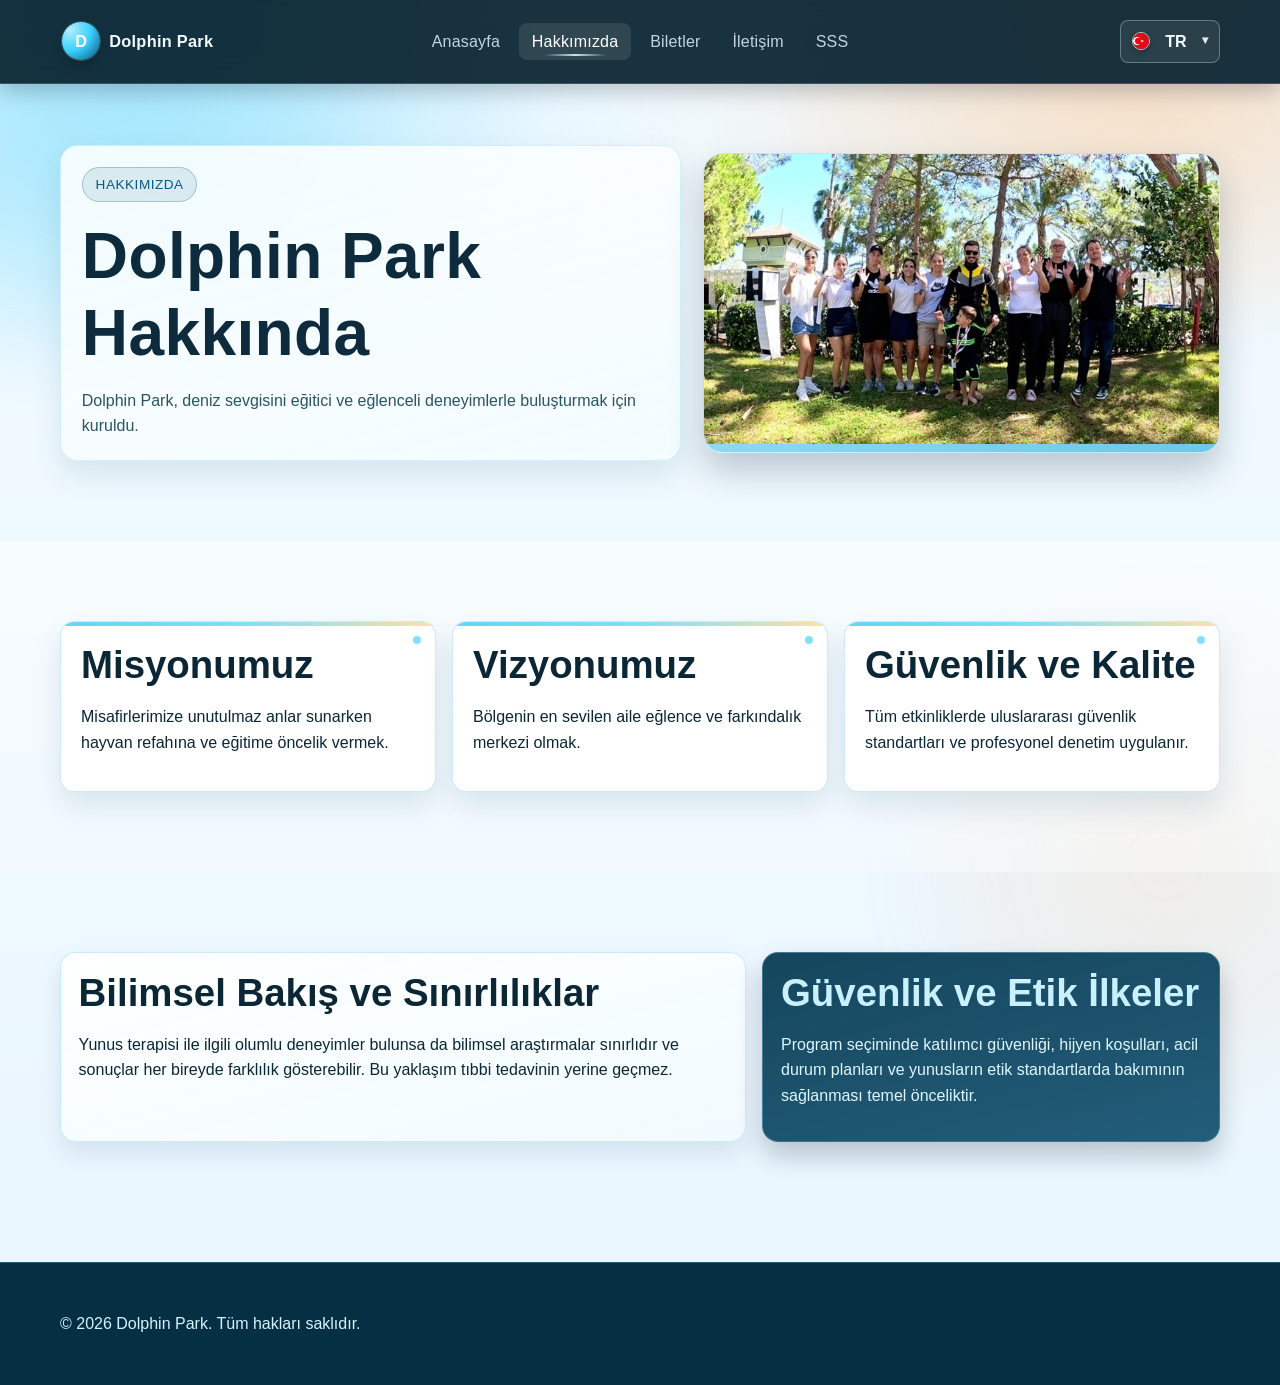
<file: about.html>
<!doctype html>
<html lang="tr">
  <head>
    <meta charset="UTF-8" />
    <meta name="viewport" content="width=device-width, initial-scale=1.0" />
    <title data-i18n="metaTitleAbout">Dolphin Park | Hakkimizda</title>
    <meta name="description" content="Dolphin Park hikayesi, misyonu ve guvenlik yaklasimi." data-i18n-content="metaDescriptionAbout" />
    <meta property="og:title" content="Dolphin Park | Hakkimizda" data-i18n-content="metaOgTitleAbout" />
    <meta property="og:description" content="Dolphin Park'in vizyonu, misyonu ve kalite anlayisi." data-i18n-content="metaOgDescriptionAbout" />
    <meta property="og:type" content="website" />
    <link rel="stylesheet" href="css/style.css" />
  </head>
  <body class="about-page">
    <header class="site-header">
      <div class="container header-inner">
        <a class="brand" href="index.html">
          <span class="brand-mark">D</span>
          <span data-i18n="brandName">Dolphin Park</span>
        </a>
        <nav class="site-nav" aria-label="Main navigation">
          <ul>
            <li><a href="index.html" data-i18n="navHome">Anasayfa</a></li>
            <li><a class="active" href="about.html" data-i18n="navAbout">Hakkimizda</a></li>
            <li><a href="tickets.html" data-i18n="navTickets">Biletler</a></li>
            <li><a href="contact.html" data-i18n="navContact">Iletisim</a></li>
            <li><a href="faq.html" data-i18n="navFaq">SSS</a></li>
          </ul>
        </nav>
        <div class="header-right">
          <div class="lang-dropdown">
              <button class="lang-trigger" type="button" aria-haspopup="true" aria-expanded="false" aria-label="Language switcher">
                <img class="lang-flag lang-current-flag" src="assets/flags/tr.png" alt="TR flag" />
                <span class="lang-code lang-current-code">TR</span>
                <span class="lang-caret">▾</span>
              </button>
              <ul class="lang-menu" role="menu" aria-label="Languages">
                <li><button class="lang-option" type="button" data-lang="tr"><img class="lang-flag" src="assets/flags/tr.png" alt="Turkish flag" /><span>Turkce (TR)</span></button></li>
                <li><button class="lang-option" type="button" data-lang="en"><img class="lang-flag" src="assets/flags/en.png" alt="English flag" /><span>English (EN)</span></button></li>
                <li><button class="lang-option" type="button" data-lang="ru"><img class="lang-flag" src="assets/flags/ru.png" alt="Russian flag" /><span>Russkiy (RU)</span></button></li>
                <li><button class="lang-option" type="button" data-lang="de"><img class="lang-flag" src="assets/flags/de.png" alt="German flag" /><span>Deutsch (DE)</span></button></li>
              </ul>
          </div>
          <button class="menu-btn" type="button" aria-label="Menu" aria-expanded="false">☰</button>
        </div>
      </div>
    </header>

    <main>
      <section class="section page-hero page-hero-about about-hero">
        <div class="container split">
          <div class="reveal page-hero-content page-hero-main">
            <span class="eyebrow" data-i18n="navAbout">Hakkimizda</span>
            <h1 data-i18n="aboutTitle">Dolphin Park Hakkinda</h1>
            <p data-i18n="aboutText">
              Dolphin Park, deniz sevgisini egitici ve eglenceli deneyimlerle bulusturmak icin kuruldu.
            </p>
          </div>
          <div class="photo-card reveal page-hero-media">
            <img src="assets/images/4.webp" alt="About Dolphin Park visual" loading="lazy" />
          </div>
        </div>
      </section>

      <section class="section about-pillars">
        <div class="container">
          <div class="grid grid-3">
            <article class="card reveal about-pillar">
              <h2 data-i18n="aboutMissionTitle">Misyonumuz</h2>
              <p data-i18n="aboutMissionText">
                Misafirlerimize unutulmaz anlar sunarken hayvan refahina ve egitime oncelik vermek.
              </p>
            </article>
            <article class="card reveal about-pillar">
              <h2 data-i18n="aboutVisionTitle">Vizyonumuz</h2>
              <p data-i18n="aboutVisionText">
                Bolgenin en sevilen aile eglence ve farkindalik merkezi olmak.
              </p>
            </article>
            <article class="card reveal about-pillar">
              <h2 data-i18n="aboutSafetyTitle">Guvenlik ve Kalite</h2>
              <p data-i18n="aboutSafetyText">
                Tum etkinliklerde uluslararasi guvenlik standartlari ve profesyonel denetim uygulanir.
              </p>
            </article>
          </div>
        </div>
      </section>

      <section class="section about-framework">
        <div class="container about-framework-grid">
          <article class="about-framework-main reveal">
            <h2 data-i18n="aboutScienceTitle">Bilimsel Bakis ve Sinirliliklar</h2>
            <p data-i18n="aboutScienceText">
              Yunus terapisi hakkinda olumlu deneyimler bulunsa da, bilimsel kanitlar sinirlidir ve
              sonuclar bireye gore degisebilir. Bu nedenle yaklasim, tibbi tedavilerin yerine degil,
              destekleyici bir program olarak ele alinmalidir.
            </p>
          </article>
          <article class="about-framework-side reveal">
            <h2 data-i18n="aboutEthicsTitle">Guvenlik ve Etik Ilkeler</h2>
            <p data-i18n="aboutEthicsText">
              Katilimci guvenligi ve yunus refahi birinci onceliktir. Program seciminde hijyen,
              acil durum planlari, uzman ekip ve etik hayvan bakimi kriterleri dikkate alinmalidir.
            </p>
          </article>
        </div>
      </section>
    </main>

    <footer class="site-footer">
      <div class="container footer-inner">
        <p>© <span data-year></span> <span data-i18n="footerText">Dolphin Park. Tum haklari saklidir.</span></p>
      </div>
    </footer>

    <script src="js/i18n.js"></script>
    <script src="js/main.js"></script>
  </body>
</html>
</file>
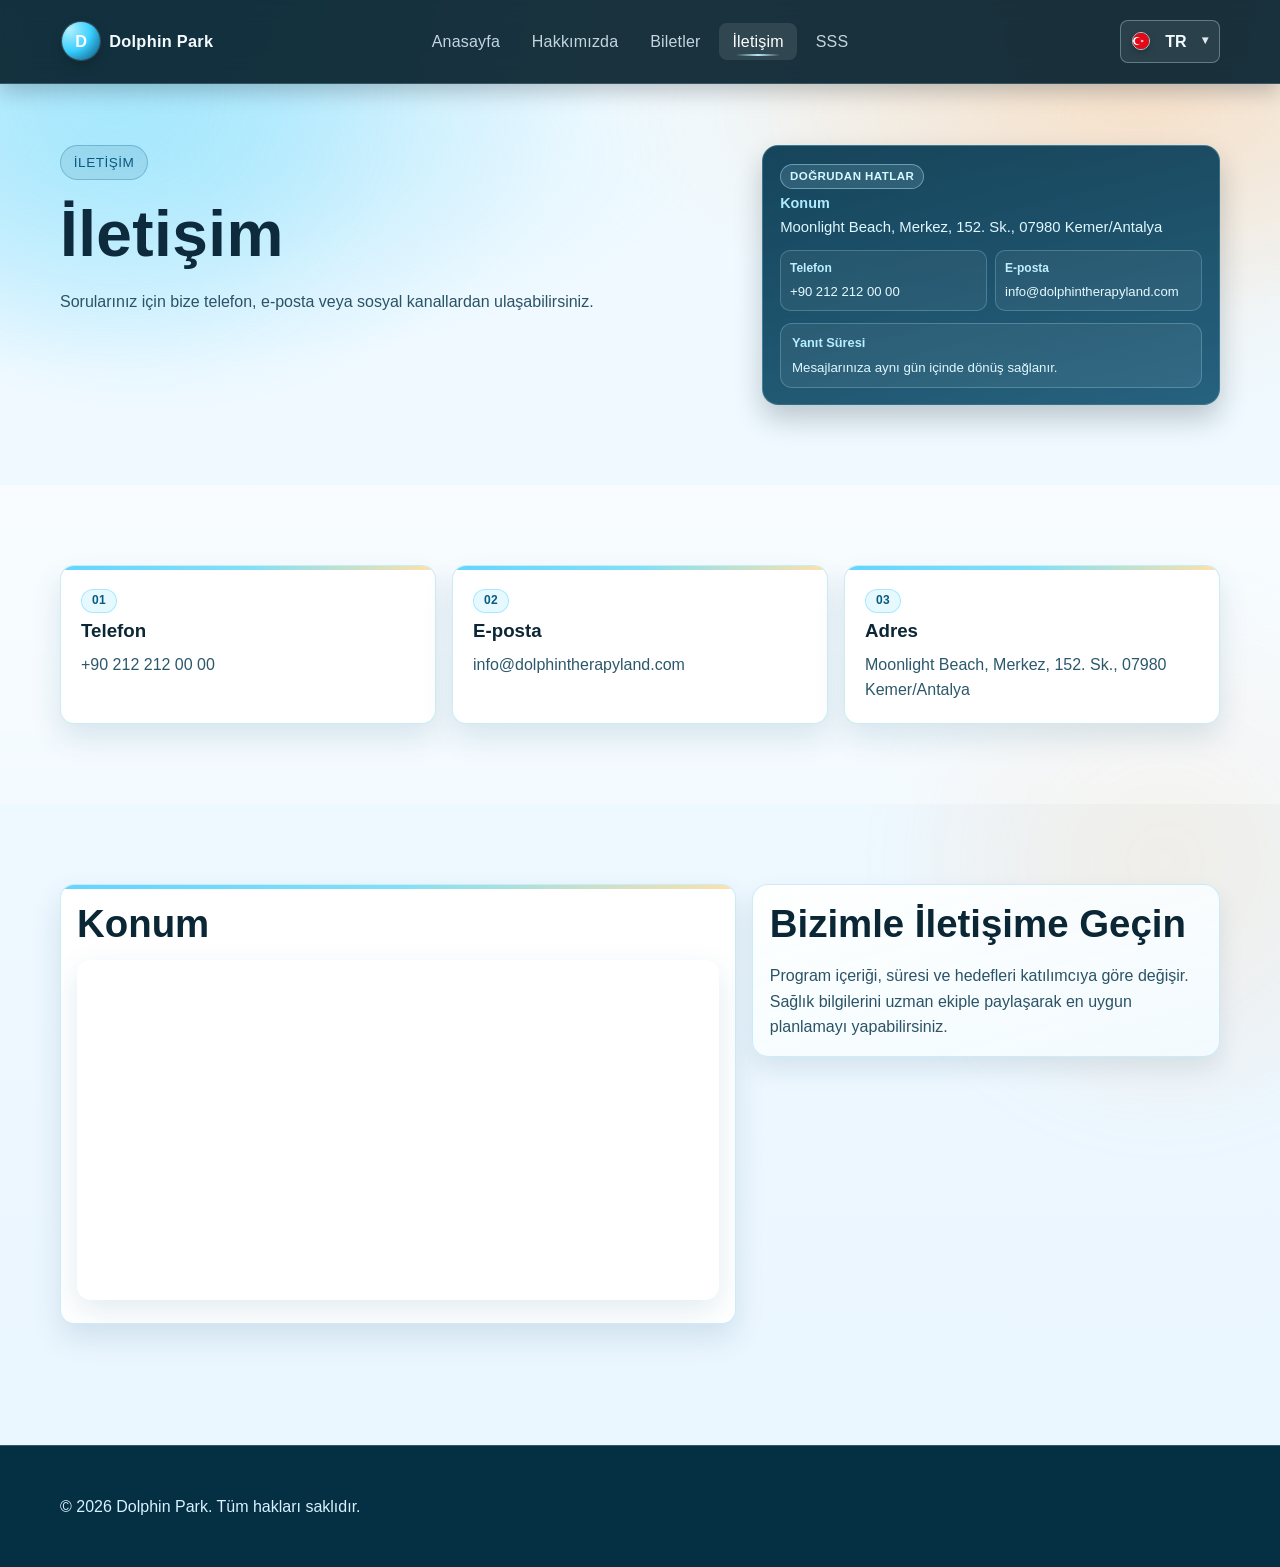
<file: contact.html>
<!doctype html>
<html lang="tr">
  <head>
    <meta charset="UTF-8" />
    <meta name="viewport" content="width=device-width, initial-scale=1.0" />
    <title data-i18n="metaTitleContact">Dolphin Park | Iletisim</title>
    <meta name="description" content="Dolphin Park ile iletisim bilgileri, adres ve konum haritasi." data-i18n-content="metaDescriptionContact" />
    <meta property="og:title" content="Dolphin Park | Iletisim" data-i18n-content="metaOgTitleContact" />
    <meta property="og:description" content="Telefon, e-posta ve adres bilgileri." data-i18n-content="metaOgDescriptionContact" />
    <meta property="og:type" content="website" />
    <link rel="stylesheet" href="css/style.css" />
  </head>
  <body class="contact-page">
    <header class="site-header">
      <div class="container header-inner">
        <a class="brand" href="index.html">
          <span class="brand-mark">D</span>
          <span data-i18n="brandName">Dolphin Park</span>
        </a>
        <nav class="site-nav" aria-label="Main navigation">
          <ul>
            <li><a href="index.html" data-i18n="navHome">Anasayfa</a></li>
            <li><a href="about.html" data-i18n="navAbout">Hakkimizda</a></li>
            <li><a href="tickets.html" data-i18n="navTickets">Biletler</a></li>
            <li><a class="active" href="contact.html" data-i18n="navContact">Iletisim</a></li>
            <li><a href="faq.html" data-i18n="navFaq">SSS</a></li>
          </ul>
        </nav>
        <div class="header-right">
          <div class="lang-dropdown">
              <button class="lang-trigger" type="button" aria-haspopup="true" aria-expanded="false" aria-label="Language switcher">
                <img class="lang-flag lang-current-flag" src="assets/flags/tr.png" alt="TR flag" />
                <span class="lang-code lang-current-code">TR</span>
                <span class="lang-caret">▾</span>
              </button>
              <ul class="lang-menu" role="menu" aria-label="Languages">
                <li><button class="lang-option" type="button" data-lang="tr"><img class="lang-flag" src="assets/flags/tr.png" alt="Turkish flag" /><span>Turkce (TR)</span></button></li>
                <li><button class="lang-option" type="button" data-lang="en"><img class="lang-flag" src="assets/flags/en.png" alt="English flag" /><span>English (EN)</span></button></li>
                <li><button class="lang-option" type="button" data-lang="ru"><img class="lang-flag" src="assets/flags/ru.png" alt="Russian flag" /><span>Russkiy (RU)</span></button></li>
                <li><button class="lang-option" type="button" data-lang="de"><img class="lang-flag" src="assets/flags/de.png" alt="German flag" /><span>Deutsch (DE)</span></button></li>
              </ul>
          </div>
          <button class="menu-btn" type="button" aria-label="Menu" aria-expanded="false">☰</button>
        </div>
      </div>
    </header>

    <main>
      <section class="section page-hero page-hero-compact contact-hero">
        <div class="container page-hero-shell reveal">
          <div class="page-hero-main">
            <span class="eyebrow" data-i18n="navContact">Iletisim</span>
            <h1 data-i18n="contactTitle">Iletisim</h1>
            <p data-i18n="contactText">
              Sorulariniz icin bize telefon, e-posta veya sosyal kanallardan ulasabilirsiniz.
            </p>
          </div>
          <aside class="page-hero-aside contact-hero-aside">
            <p class="hero-aside-label" data-i18n="contactDirectLinesLabel">Doğrudan Hatlar</p>
            <h3 data-i18n="contactMapTitle">Konum</h3>
            <p data-i18n="contactAddressValue">Moonlight Beach, Merkez, 152. Sk., 07980 Kemer/Antalya</p>
            <div class="hero-aside-grid">
              <div class="hero-aside-item">
                <strong data-i18n="contactPhoneLabel">Telefon</strong>
                <span>+90 212 212 00 00</span>
              </div>
              <div class="hero-aside-item">
                <strong data-i18n="contactEmailLabel">E-posta</strong>
                <span>info@dolphintherapyland.com</span>
              </div>
            </div>
            <div class="hero-aside-note">
              <h4 data-i18n="contactResponseTitle">Yanıt Süresi</h4>
              <p data-i18n="contactResponseText">Mesajlarınıza aynı gün içinde dönüş sağlanır.</p>
            </div>
          </aside>
        </div>
      </section>

      <section class="section contact-methods">
        <div class="container grid grid-3">
          <article class="card reveal contact-method-card">
            <span class="contact-method-step">01</span>
            <h3 data-i18n="contactPhoneLabel">Telefon</h3>
            <p><a href="tel:+902122120000">+90 212 212 00 00</a></p>
          </article>
          <article class="card reveal contact-method-card">
            <span class="contact-method-step">02</span>
            <h3 data-i18n="contactEmailLabel">E-posta</h3>
            <p><a href="mailto:info@dolphintherapyland.com">info@dolphintherapyland.com</a></p>
          </article>
          <article class="card reveal contact-method-card">
            <span class="contact-method-step">03</span>
            <h3 data-i18n="contactAddressLabel">Adres</h3>
            <p data-i18n="contactAddressValue">Moonlight Beach, Merkez, 152. Sk., 07980 Kemer/Antalya</p>
          </article>
        </div>
      </section>

      <section class="section contact-map-layout">
        <div class="container contact-map-grid">
          <article class="card reveal contact-map-card">
            <h2 data-i18n="contactMapTitle">Konum</h2>
            <div class="map-wrap">
              <iframe
                title="Dolphin Park Map"
                loading="lazy"
                referrerpolicy="no-referrer-when-downgrade"
                src="https://www.google.com/maps?q=Moonlight+Beach+Kemer+Antalya&output=embed"
              ></iframe>
            </div>
          </article>
          <article class="contact-note-card reveal">
            <h2 data-i18n="contactReachTitle">Bizimle Iletisime Gecin</h2>
            <p data-i18n="contactReachText">
              Program icerigi, sure ve hedefler katilimciya gore degisir. Saglik bilgilerini uzman
              ekiple paylasarak en uygun planlamayi yapabilirsiniz.
            </p>
          </article>
        </div>
      </section>
    </main>

    <footer class="site-footer">
      <div class="container footer-inner">
        <p>© <span data-year></span> <span data-i18n="footerText">Dolphin Park. Tum haklari saklidir.</span></p>
      </div>
    </footer>

    <script src="js/i18n.js"></script>
    <script src="js/main.js"></script>
  </body>
</html>
</file>
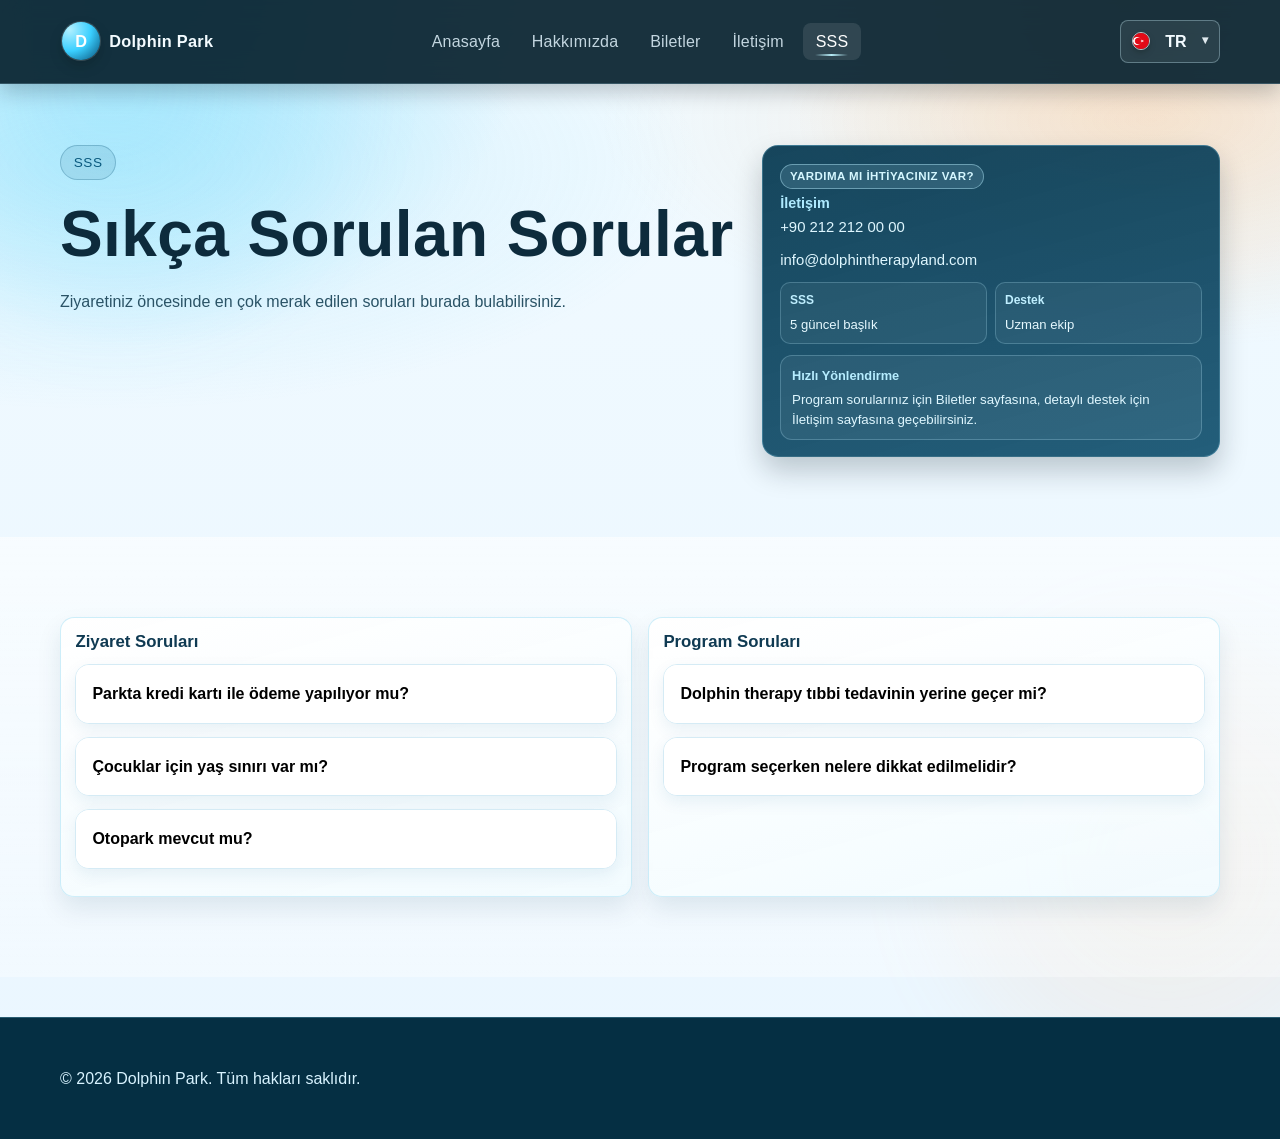
<file: faq.html>
<!doctype html>
<html lang="tr">
  <head>
    <meta charset="UTF-8" />
    <meta name="viewport" content="width=device-width, initial-scale=1.0" />
    <title data-i18n="metaTitleFaq">Dolphin Park | SSS</title>
    <meta name="description" content="Dolphin Park sikca sorulan sorular ve ziyaret oncesi bilgiler." data-i18n-content="metaDescriptionFaq" />
    <meta property="og:title" content="Dolphin Park | SSS" data-i18n-content="metaOgTitleFaq" />
    <meta property="og:description" content="Ziyaret oncesi en cok sorulan sorularin cevaplari." data-i18n-content="metaOgDescriptionFaq" />
    <meta property="og:type" content="website" />
    <link rel="stylesheet" href="css/style.css" />
  </head>
  <body class="faq-page">
    <header class="site-header">
      <div class="container header-inner">
        <a class="brand" href="index.html">
          <span class="brand-mark">D</span>
          <span data-i18n="brandName">Dolphin Park</span>
        </a>
        <nav class="site-nav" aria-label="Main navigation">
          <ul>
            <li><a href="index.html" data-i18n="navHome">Anasayfa</a></li>
            <li><a href="about.html" data-i18n="navAbout">Hakkimizda</a></li>
            <li><a href="tickets.html" data-i18n="navTickets">Biletler</a></li>
            <li><a href="contact.html" data-i18n="navContact">Iletisim</a></li>
            <li><a class="active" href="faq.html" data-i18n="navFaq">SSS</a></li>
          </ul>
        </nav>
        <div class="header-right">
          <div class="lang-dropdown">
              <button class="lang-trigger" type="button" aria-haspopup="true" aria-expanded="false" aria-label="Language switcher">
                <img class="lang-flag lang-current-flag" src="assets/flags/tr.png" alt="TR flag" />
                <span class="lang-code lang-current-code">TR</span>
                <span class="lang-caret">▾</span>
              </button>
              <ul class="lang-menu" role="menu" aria-label="Languages">
                <li><button class="lang-option" type="button" data-lang="tr"><img class="lang-flag" src="assets/flags/tr.png" alt="Turkish flag" /><span>Turkce (TR)</span></button></li>
                <li><button class="lang-option" type="button" data-lang="en"><img class="lang-flag" src="assets/flags/en.png" alt="English flag" /><span>English (EN)</span></button></li>
                <li><button class="lang-option" type="button" data-lang="ru"><img class="lang-flag" src="assets/flags/ru.png" alt="Russian flag" /><span>Russkiy (RU)</span></button></li>
                <li><button class="lang-option" type="button" data-lang="de"><img class="lang-flag" src="assets/flags/de.png" alt="German flag" /><span>Deutsch (DE)</span></button></li>
              </ul>
          </div>
          <button class="menu-btn" type="button" aria-label="Menu" aria-expanded="false">☰</button>
        </div>
      </div>
    </header>

    <main>
      <section class="section page-hero page-hero-compact faq-hero">
        <div class="container page-hero-shell reveal">
          <div class="page-hero-main">
            <span class="eyebrow" data-i18n="navFaq">SSS</span>
            <h1 data-i18n="faqTitle">Sikca Sorulan Sorular</h1>
            <p data-i18n="faqText">
              Ziyaretiniz oncesinde en cok merak edilen sorulari burada bulabilirsiniz.
            </p>
          </div>
          <aside class="page-hero-aside faq-hero-aside">
            <p class="hero-aside-label" data-i18n="faqNeedHelpLabel">Yardıma mı ihtiyacınız var?</p>
            <h3 data-i18n="navContact">Iletisim</h3>
            <p>+90 212 212 00 00</p>
            <p>info@dolphintherapyland.com</p>
            <div class="hero-aside-grid">
              <div class="hero-aside-item">
                <strong data-i18n="faqMetaCountLabel">SSS</strong>
                <span data-i18n="faqMetaCountValue">5 güncel başlık</span>
              </div>
              <div class="hero-aside-item">
                <strong data-i18n="faqMetaSupportLabel">Destek</strong>
                <span data-i18n="faqMetaSupportValue">Uzman ekip</span>
              </div>
            </div>
            <div class="hero-aside-note">
              <h4 data-i18n="faqQuickGuideTitle">Hızlı Yönlendirme</h4>
              <p data-i18n="faqQuickGuideText">Program sorularınız için Biletler sayfasına, detaylı destek için İletişim sayfasına geçebilirsiniz.</p>
            </div>
          </aside>
        </div>
      </section>

      <section class="section faq-layout">
        <div class="container faq-grid">
          <div class="faq-column reveal">
            <h2 class="faq-column-title" data-i18n="faqVisitQuestionsTitle">Ziyaret Soruları</h2>
            <article class="faq-item">
              <button class="faq-question" type="button" data-i18n="faqQ1">
                Parkta kredi karti ile odeme yapiliyor mu?
              </button>
              <div class="faq-answer">
                <p data-i18n="faqA1">
                  Bu web sitesi sadece bilgilendirme amaclidir. Odeme park girisinde veya iletisim
                  uzerinden yonlendirilir.
                </p>
              </div>
            </article>

            <article class="faq-item">
              <button class="faq-question" type="button" data-i18n="faqQ2">
                Cocuklar icin yas siniri var mi?
              </button>
              <div class="faq-answer">
                <p data-i18n="faqA2">4 yas alti cocuklar aile esliginde ucretsiz girebilir.</p>
              </div>
            </article>

            <article class="faq-item">
              <button class="faq-question" type="button" data-i18n="faqQ3">
                Otopark mevcut mu?
              </button>
              <div class="faq-answer">
                <p data-i18n="faqA3">Evet, ziyaretcilerimiz icin ucretsiz otopark alani bulunmaktadir.</p>
              </div>
            </article>
          </div>

          <div class="faq-column reveal">
            <h2 class="faq-column-title" data-i18n="faqProgramQuestionsTitle">Program Soruları</h2>
            <article class="faq-item">
              <button class="faq-question" type="button" data-i18n="faqQ4">
                Dolphin therapy tibbi tedavinin yerine gecer mi?
              </button>
              <div class="faq-answer">
                <p data-i18n="faqA4">
                  Hayir. Bu yaklasim tibbi ve egitsel programlara destekleyici olarak degerlendirilmelidir.
                </p>
              </div>
            </article>

            <article class="faq-item">
              <button class="faq-question" type="button" data-i18n="faqQ5">
                Program secerken nelere dikkat edilmeli?
              </button>
              <div class="faq-answer">
                <p data-i18n="faqA5">
                  Uzman ekip, hijyen, acil durum plani ve yunuslarin etik kosullarda bakimi temel kriterlerdir.
                </p>
              </div>
            </article>
          </div>
        </div>
      </section>
    </main>

    <footer class="site-footer">
      <div class="container footer-inner">
        <p>© <span data-year></span> <span data-i18n="footerText">Dolphin Park. Tum haklari saklidir.</span></p>
      </div>
    </footer>

    <script src="js/i18n.js"></script>
    <script src="js/main.js"></script>
  </body>
</html>
</file>
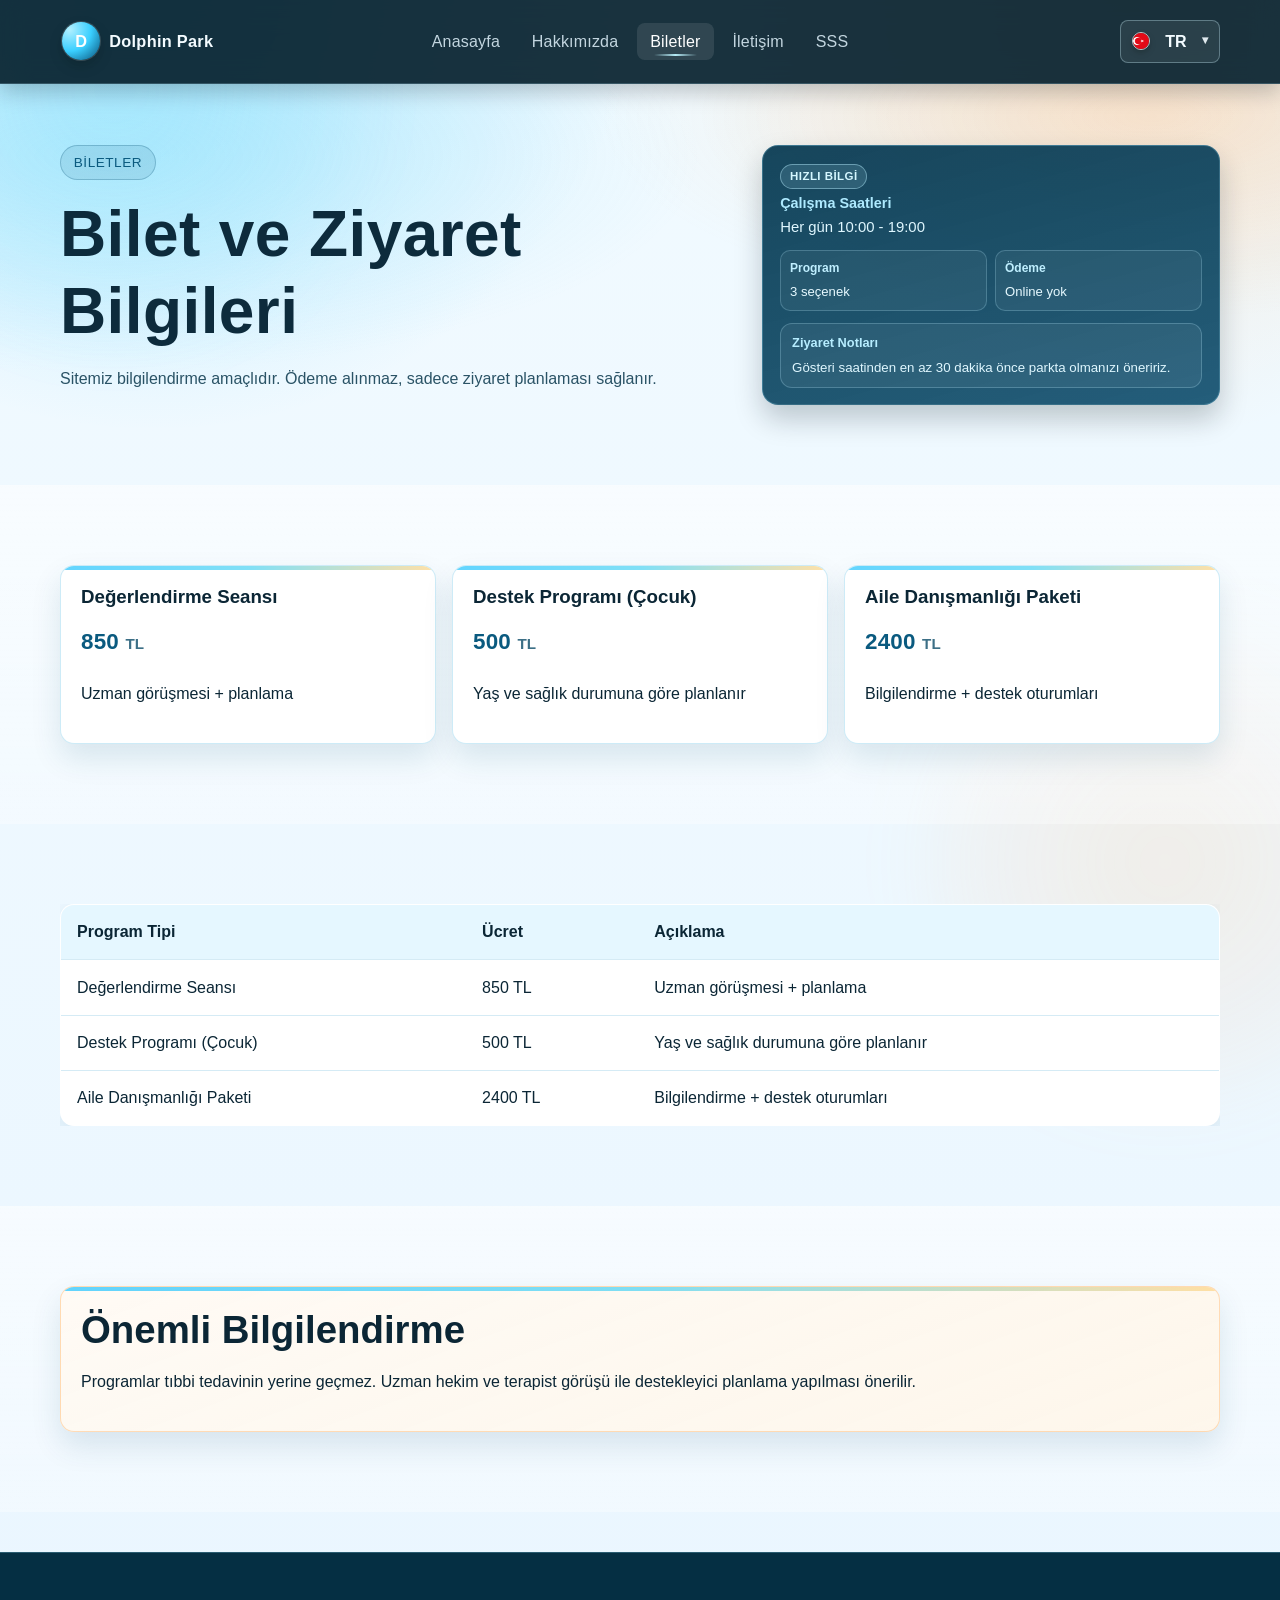
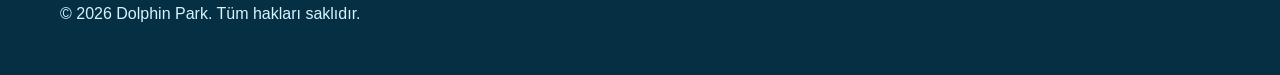
<file: tickets.html>
<!doctype html>
<html lang="tr">
  <head>
    <meta charset="UTF-8" />
    <meta name="viewport" content="width=device-width, initial-scale=1.0" />
    <title data-i18n="metaTitleTickets">Dolphin Park | Biletler</title>
    <meta name="description" content="Dolphin Park bilet, saat ve ziyaret bilgileri. Online odeme yoktur." data-i18n-content="metaDescriptionTickets" />
    <meta property="og:title" content="Dolphin Park | Biletler" data-i18n-content="metaOgTitleTickets" />
    <meta property="og:description" content="Bilgilendirme amacli fiyat ve ziyaret detaylari." data-i18n-content="metaOgDescriptionTickets" />
    <meta property="og:type" content="website" />
    <link rel="stylesheet" href="css/style.css" />
  </head>
  <body class="tickets-page">
    <header class="site-header">
      <div class="container header-inner">
        <a class="brand" href="index.html">
          <span class="brand-mark">D</span>
          <span data-i18n="brandName">Dolphin Park</span>
        </a>
        <nav class="site-nav" aria-label="Main navigation">
          <ul>
            <li><a href="index.html" data-i18n="navHome">Anasayfa</a></li>
            <li><a href="about.html" data-i18n="navAbout">Hakkimizda</a></li>
            <li><a class="active" href="tickets.html" data-i18n="navTickets">Biletler</a></li>
            <li><a href="contact.html" data-i18n="navContact">Iletisim</a></li>
            <li><a href="faq.html" data-i18n="navFaq">SSS</a></li>
          </ul>
        </nav>
        <div class="header-right">
          <div class="lang-dropdown">
              <button class="lang-trigger" type="button" aria-haspopup="true" aria-expanded="false" aria-label="Language switcher">
                <img class="lang-flag lang-current-flag" src="assets/flags/tr.png" alt="TR flag" />
                <span class="lang-code lang-current-code">TR</span>
                <span class="lang-caret">▾</span>
              </button>
              <ul class="lang-menu" role="menu" aria-label="Languages">
                <li><button class="lang-option" type="button" data-lang="tr"><img class="lang-flag" src="assets/flags/tr.png" alt="Turkish flag" /><span>Turkce (TR)</span></button></li>
                <li><button class="lang-option" type="button" data-lang="en"><img class="lang-flag" src="assets/flags/en.png" alt="English flag" /><span>English (EN)</span></button></li>
                <li><button class="lang-option" type="button" data-lang="ru"><img class="lang-flag" src="assets/flags/ru.png" alt="Russian flag" /><span>Russkiy (RU)</span></button></li>
                <li><button class="lang-option" type="button" data-lang="de"><img class="lang-flag" src="assets/flags/de.png" alt="German flag" /><span>Deutsch (DE)</span></button></li>
              </ul>
          </div>
          <button class="menu-btn" type="button" aria-label="Menu" aria-expanded="false">☰</button>
        </div>
      </div>
    </header>

    <main>
      <section class="section page-hero page-hero-compact tickets-hero">
        <div class="container page-hero-shell reveal">
          <div class="page-hero-main">
            <span class="eyebrow" data-i18n="navTickets">Biletler</span>
            <h1 data-i18n="ticketsTitle">Bilet ve Ziyaret Bilgileri</h1>
            <p data-i18n="ticketsText">
              Sitemiz bilgilendirme amaçlıdır. Ödeme alınmaz, sadece ziyaret planlaması sağlanır.
            </p>
          </div>
          <aside class="page-hero-aside tickets-hero-aside">
            <p class="hero-aside-label" data-i18n="ticketsQuickInfoLabel">Hızlı Bilgi</p>
            <h3 data-i18n="ticketsHoursTitle">Çalışma Saatleri</h3>
            <p data-i18n="ticketsHoursText">Her gün 10:00 - 19:00</p>
            <div class="hero-aside-grid">
              <div class="hero-aside-item">
                <strong data-i18n="ticketsMetaProgramLabel">Program</strong>
                <span data-i18n="ticketsMetaProgramValue">3 seçenek</span>
              </div>
              <div class="hero-aside-item">
                <strong data-i18n="ticketsMetaPaymentLabel">Ödeme</strong>
                <span data-i18n="ticketsMetaPaymentValue">Online yok</span>
              </div>
            </div>
            <div class="hero-aside-note">
              <h4 data-i18n="ticketsPolicyTitle">Ziyaret Notları</h4>
              <p data-i18n="ticketsPolicyText">Gösteri saatinden en az 30 dakika önce parkta olmanızı öneririz.</p>
            </div>
          </aside>
        </div>
      </section>

      <section class="section tickets-programs">
        <div class="container grid grid-3">
          <article class="card reveal tickets-program-card">
            <h3 data-i18n="ticketsAdult">Değerlendirme Seansı</h3>
            <p class="tickets-price">850 <span data-i18n="ticketsCurrency">TL</span></p>
            <p data-i18n="ticketsNoteAdult">Uzman görüşmesi + planlama</p>
          </article>
          <article class="card reveal tickets-program-card">
            <h3 data-i18n="ticketsChild">Destek Programı (Çocuk)</h3>
            <p class="tickets-price">500 <span data-i18n="ticketsCurrency">TL</span></p>
            <p data-i18n="ticketsNoteChild">Yaş ve sağlık durumuna göre planlanır</p>
          </article>
          <article class="card reveal tickets-program-card">
            <h3 data-i18n="ticketsFamily">Aile Danışmanlığı Paketi</h3>
            <p class="tickets-price">2400 <span data-i18n="ticketsCurrency">TL</span></p>
            <p data-i18n="ticketsNoteFamily">Bilgilendirme + destek oturumları</p>
          </article>
        </div>
      </section>

      <section class="section tickets-table-section">
        <div class="container table-wrap reveal">
          <table>
            <thead>
              <tr>
                <th data-i18n="ticketsTableHeadType">Program Tipi</th>
                <th data-i18n="ticketsTableHeadPrice">Ücret</th>
                <th data-i18n="ticketsTableHeadNote">Açıklama</th>
              </tr>
            </thead>
            <tbody>
              <tr>
                <td data-i18n="ticketsAdult">Değerlendirme Seansı</td>
                <td>850 <span data-i18n="ticketsCurrency">TL</span></td>
                <td data-i18n="ticketsNoteAdult">Uzman görüşmesi + planlama</td>
              </tr>
              <tr>
                <td data-i18n="ticketsChild">Destek Programı (Çocuk)</td>
                <td>500 <span data-i18n="ticketsCurrency">TL</span></td>
                <td data-i18n="ticketsNoteChild">Yaş ve sağlık durumuna göre planlanır</td>
              </tr>
              <tr>
                <td data-i18n="ticketsFamily">Aile Danışmanlığı Paketi</td>
                <td>2400 <span data-i18n="ticketsCurrency">TL</span></td>
                <td data-i18n="ticketsNoteFamily">Bilgilendirme + destek oturumları</td>
              </tr>
            </tbody>
          </table>
        </div>
      </section>

      <section class="section tickets-disclaimer">
        <div class="container">
          <article class="card reveal tickets-disclaimer-card">
            <h2 data-i18n="ticketsDisclaimerTitle">Önemli Bilgilendirme</h2>
            <p data-i18n="ticketsDisclaimerText">
              Programlar tıbbi tedavinin yerine geçmez. Uzman hekim ve terapist görüşü ile
              destekleyici planlama yapılması önerilir.
            </p>
          </article>
        </div>
      </section>
    </main>

    <footer class="site-footer">
      <div class="container footer-inner">
        <p>© <span data-year></span> <span data-i18n="footerText">Dolphin Park. Tum haklari saklidir.</span></p>
      </div>
    </footer>

    <script src="js/i18n.js"></script>
    <script src="js/main.js"></script>
  </body>
</html>
</file>
<file: css/style.css>
:root {
  --bg-deep: #042f44;
  --bg-mid: #075f88;
  --bg-soft: #e8f8ff;
  --brand-main: #00a8cc;
  --brand-accent: #ff7b54;
  --brand-sun: #ffd166;
  --text-dark: #0a2533;
  --text-light: #f7fdff;
  --muted: #5d7f90;
  --surface: #ffffff;
  --border: #d5ebf5;
  --radius-lg: 20px;
  --radius-md: 14px;
  --radius-sm: 8px;
  --shadow-soft: 0 10px 30px rgba(7, 95, 136, 0.12);
  --shadow-strong: 0 18px 45px rgba(4, 47, 68, 0.25);
  --container: 1160px;
}

*,
*::before,
*::after {
  box-sizing: border-box;
}

html {
  scroll-behavior: smooth;
}

body {
  margin: 0;
  font-family: "Segoe UI", Arial, sans-serif;
  color: var(--text-dark);
  background:
    radial-gradient(circle at 8% -2%, rgba(168, 235, 255, 0.45), transparent 24%),
    radial-gradient(circle at 92% 4%, rgba(255, 222, 176, 0.35), transparent 22%),
    linear-gradient(180deg, #f4fcff 0%, #eef9ff 100%);
  line-height: 1.6;
  position: relative;
  overflow-x: hidden;
}

body::before,
body::after {
  content: "";
  position: fixed;
  width: 38vw;
  height: 38vw;
  border-radius: 50%;
  pointer-events: none;
  z-index: -1;
  opacity: 0.34;
  filter: blur(38px);
}

body::before {
  top: -12vw;
  left: -10vw;
  background: radial-gradient(circle, rgba(116, 226, 255, 0.68), rgba(116, 226, 255, 0));
  animation: ambientDriftA 16s ease-in-out infinite alternate;
}

body::after {
  bottom: -16vw;
  right: -10vw;
  background: radial-gradient(circle, rgba(255, 190, 131, 0.55), rgba(255, 190, 131, 0));
  animation: ambientDriftB 19s ease-in-out infinite alternate;
}

img {
  max-width: 100%;
  display: block;
}

a {
  color: inherit;
  text-decoration: none;
}

.container {
  width: min(var(--container), 92%);
  margin: 0 auto;
}

.site-header {
  position: sticky;
  top: 0;
  z-index: 80;
  padding: 0.4rem 0;
  background: rgba(3, 38, 55, 0.92);
  backdrop-filter: blur(10px);
  box-shadow: 0 6px 18px rgba(1, 20, 30, 0.18);
  border-bottom: 1px solid rgba(181, 233, 250, 0.14);
  transition: padding 0.35s ease, background 0.35s ease, box-shadow 0.35s ease;
  overflow: visible;
  animation: headerSlideDown 0.7s ease;
}

.site-header::before,
.site-header::after {
  content: none;
}

.site-header.scrolled {
  padding: 0.25rem 0;
  background: rgba(2, 32, 46, 0.95);
  box-shadow: 0 6px 14px rgba(1, 20, 30, 0.22);
}

.header-inner {
  position: relative;
  display: grid;
  grid-template-columns: 1fr auto 1fr;
  align-items: center;
  min-height: 66px;
  gap: 1rem;
  padding: 0.2rem 0;
}

.site-nav {
  justify-self: center;
}

.header-right {
  justify-self: end;
  display: inline-flex;
  align-items: center;
  gap: 0.55rem;
}

.brand {
  display: inline-flex;
  align-items: center;
  gap: 0.6rem;
  color: var(--text-light);
  font-weight: 800;
  letter-spacing: 0.2px;
  padding: 0.35rem 0.15rem;
  border-radius: 10px;
  transition: transform 0.25s ease, opacity 0.25s ease;
}

.brand:hover {
  transform: translateY(-1px);
  opacity: 0.92;
}

.brand-mark {
  width: 40px;
  height: 40px;
  border-radius: 50%;
  background: radial-gradient(circle at 25% 25%, #94ecff, #00a8cc 55%, #0a5f86);
  display: grid;
  place-items: center;
  color: #fff;
  font-weight: 800;
  box-shadow: 0 0 0 1px rgba(255, 255, 255, 0.22), 0 8px 20px rgba(0, 0, 0, 0.24);
  position: relative;
  animation: logoBreath 4.8s ease-in-out infinite;
}

.brand-mark::after {
  content: none;
}

.menu-btn {
  display: none;
  border: 1px solid rgba(187, 239, 255, 0.3);
  background: rgba(255, 255, 255, 0.08);
  color: #fff;
  width: 44px;
  height: 44px;
  border-radius: 50%;
  font-size: 1.35rem;
  line-height: 1;
  cursor: pointer;
  transition: transform 0.24s ease, box-shadow 0.24s ease, background 0.24s ease;
}

.menu-btn:hover {
  transform: translateY(-1px);
  box-shadow: 0 8px 15px rgba(4, 47, 68, 0.24);
}

.menu-btn[aria-expanded="true"] {
  background: rgba(255, 255, 255, 0.2);
  color: #fff;
}

.site-nav ul {
  list-style: none;
  padding: 0;
  margin: 0;
  display: flex;
  align-items: center;
  gap: 0.15rem;
}

.site-nav a {
  color: rgba(230, 248, 255, 0.9);
  padding: 0.62rem 0.95rem;
  border-radius: 11px;
  border: 1px solid rgba(255, 255, 255, 0);
  background: linear-gradient(180deg, rgba(255, 255, 255, 0.03), rgba(255, 255, 255, 0));
  transition: transform 0.32s cubic-bezier(0.22, 0.61, 0.36, 1),
    border-color 0.32s ease, background 0.32s ease, color 0.32s ease, box-shadow 0.32s ease;
  position: relative;
  overflow: hidden;
}

.site-nav a:hover,
.site-nav a.active {
  background: linear-gradient(180deg, rgba(173, 236, 253, 0.14), rgba(173, 236, 253, 0.08));
  border-color: rgba(189, 239, 252, 0.38);
  color: #fff;
  transform: translateY(-1px) scale(1.01);
  box-shadow: 0 8px 18px rgba(2, 25, 37, 0.22);
}

.site-nav a:focus-visible {
  outline: none;
  border-color: rgba(255, 209, 102, 0.68);
  box-shadow: 0 0 0 3px rgba(255, 209, 102, 0.22);
}

.site-nav a::before {
  content: none;
}

.site-nav a::after {
  content: "";
  position: absolute;
  left: 18%;
  right: 18%;
  bottom: 5px;
  height: 2px;
  border-radius: 999px;
  background: linear-gradient(90deg, rgba(140, 239, 255, 0), rgba(188, 244, 255, 0.98), rgba(140, 239, 255, 0));
  transform: scaleX(0.35);
  opacity: 0;
  transition: transform 0.38s cubic-bezier(0.22, 0.61, 0.36, 1), opacity 0.34s ease;
}

.site-nav a:hover::after,
.site-nav a.active::after {
  transform: scaleX(1);
  opacity: 1;
}

.lang-dropdown {
  position: relative;
}

.lang-trigger {
  border: 1px solid rgba(177, 235, 251, 0.38);
  border-radius: 10px;
  background: rgba(255, 255, 255, 0.08);
  color: var(--text-light);
  padding: 0.5rem 0.68rem;
  min-width: 100px;
  font: inherit;
  font-weight: 600;
  display: inline-flex;
  align-items: center;
  justify-content: space-between;
  gap: 0.48rem;
  cursor: pointer;
  transition: box-shadow 0.25s ease, border-color 0.25s ease, transform 0.25s ease, background 0.25s ease;
}

.lang-trigger:hover,
.lang-trigger:focus-visible {
  border-color: rgba(255, 209, 102, 0.78);
  box-shadow: 0 0 0 3px rgba(255, 209, 102, 0.2);
  transform: translateY(-1px);
}

.lang-flag {
  width: 18px;
  height: 18px;
  border-radius: 50%;
  object-fit: cover;
  border: 1px solid rgba(255, 255, 255, 0.7);
  box-shadow: 0 3px 6px rgba(0, 0, 0, 0.2);
  flex: 0 0 auto;
}

.lang-code {
  letter-spacing: 0.2px;
}

.lang-caret {
  font-size: 0.78rem;
  opacity: 0.9;
  transition: transform 0.22s ease;
}

.lang-dropdown.open .lang-caret {
  transform: rotate(180deg);
}

.lang-menu {
  list-style: none;
  margin: 0;
  padding: 0.42rem;
  position: absolute;
  top: calc(100% + 8px);
  right: 0;
  min-width: 165px;
  background: rgba(2, 34, 50, 0.96);
  border: 1px solid rgba(177, 235, 251, 0.32);
  border-radius: 10px;
  box-shadow: 0 16px 28px rgba(1, 20, 30, 0.32);
  opacity: 0;
  transform: translateY(-6px);
  pointer-events: none;
  transition: opacity 0.2s ease, transform 0.2s ease;
  z-index: 96;
}

.lang-dropdown.open .lang-menu {
  opacity: 1;
  transform: translateY(0);
  pointer-events: auto;
}

.lang-option {
  width: 100%;
  border: 1px solid transparent;
  background: transparent;
  color: #dff7ff;
  border-radius: 8px;
  padding: 0.5rem 0.56rem;
  display: inline-flex;
  align-items: center;
  gap: 0.5rem;
  text-align: left;
  font: inherit;
  cursor: pointer;
  transition: background 0.2s ease, border-color 0.2s ease, color 0.2s ease;
}

.lang-option:hover,
.lang-option[aria-current="true"] {
  background: rgba(141, 231, 251, 0.16);
  border-color: rgba(167, 232, 248, 0.4);
  color: #fff;
}

.hero {
  position: relative;
  min-height: 100vh;
  min-height: 100svh;
  display: grid;
  place-items: center;
  color: var(--text-light);
  overflow: hidden;
}

.hero::before {
  content: "";
  position: absolute;
  inset: auto -5% -8%;
  height: 42%;
  z-index: 1;
  background:
    radial-gradient(120% 70% at 20% 100%, rgba(0, 168, 204, 0.28), transparent 60%),
    radial-gradient(120% 70% at 80% 100%, rgba(255, 123, 84, 0.2), transparent 60%);
  animation: heroWaveFloat 9s ease-in-out infinite alternate;
}

.hero video {
  position: absolute;
  inset: 0;
  width: 100%;
  height: 100%;
  object-fit: cover;
}

.home-page .hero video {
  animation: heroVideoDrift 20s ease-in-out infinite alternate;
  transform-origin: center center;
}

.hero::after {
  content: "";
  position: absolute;
  inset: 0;
  background: linear-gradient(180deg, rgba(4, 47, 68, 0.5), rgba(2, 26, 37, 0.75));
}

.hero-particles {
  position: absolute;
  inset: 0;
  z-index: 1;
  pointer-events: none;
  overflow: hidden;
}

.hero-particles span {
  position: absolute;
  bottom: -8%;
  width: 8px;
  height: 8px;
  border-radius: 50%;
  background: radial-gradient(circle, rgba(182, 243, 255, 0.9), rgba(182, 243, 255, 0.25));
  box-shadow: 0 0 14px rgba(182, 243, 255, 0.45);
  animation: particleFloatUp 11s linear infinite;
}

.hero-particles span:nth-child(1) {
  left: 12%;
  animation-delay: -1s;
}

.hero-particles span:nth-child(2) {
  left: 28%;
  width: 11px;
  height: 11px;
  animation-delay: -4.2s;
}

.hero-particles span:nth-child(3) {
  left: 45%;
  animation-delay: -7.1s;
}

.hero-particles span:nth-child(4) {
  left: 64%;
  width: 10px;
  height: 10px;
  animation-delay: -2.5s;
}

.hero-particles span:nth-child(5) {
  left: 79%;
  animation-delay: -5.8s;
}

.hero-particles span:nth-child(6) {
  left: 90%;
  width: 12px;
  height: 12px;
  animation-delay: -9.3s;
}

.hero-content {
  position: relative;
  z-index: 2;
  text-align: center;
  width: min(860px, 92%);
  padding: clamp(1rem, 3vw, 2rem);
  border: 1px solid rgba(220, 246, 255, 0.35);
  border-radius: 24px;
  background: linear-gradient(160deg, rgba(4, 42, 60, 0.26), rgba(4, 42, 60, 0.12));
  backdrop-filter: blur(3px);
  animation: heroContentIn 0.95s cubic-bezier(0.2, 0.9, 0.24, 1);
}

.hero-content > * {
  opacity: 0;
  transform: translateY(18px);
  animation: heroElementIn 0.75s ease forwards;
}

.hero-content > *:nth-child(1) {
  animation-delay: 0.15s;
}

.hero-content > *:nth-child(2) {
  animation-delay: 0.28s;
}

.hero-content > *:nth-child(3) {
  animation-delay: 0.42s;
}

.hero-content > *:nth-child(4) {
  animation-delay: 0.56s;
}

.eyebrow {
  display: inline-block;
  background: rgba(255, 209, 102, 0.2);
  color: #ffe8a5;
  border: 1px solid rgba(255, 209, 102, 0.5);
  border-radius: 999px;
  padding: 0.35rem 0.8rem;
  font-size: 0.85rem;
  letter-spacing: 0.5px;
  text-transform: uppercase;
}

h1,
h2,
h3 {
  line-height: 1.2;
  margin: 0 0 0.8rem;
}

h1 {
  font-size: clamp(2rem, 6vw, 4rem);
  margin-top: 1rem;
  letter-spacing: 0.3px;
  text-shadow: none;
}

h2 {
  font-size: clamp(1.6rem, 3.8vw, 2.4rem);
}

.hero p {
  font-size: clamp(1rem, 2vw, 1.2rem);
  max-width: 65ch;
  margin: 0 auto;
  color: rgba(240, 251, 255, 0.95);
}

.cta-group {
  margin-top: 1.4rem;
  display: flex;
  justify-content: center;
  gap: 0.85rem;
  flex-wrap: wrap;
}

.home-page .cta-group .btn {
  animation: ctaBreath 3.6s ease-in-out infinite;
}

.home-page .cta-group .btn:nth-child(2) {
  animation-delay: 0.5s;
}

.btn {
  display: inline-flex;
  align-items: center;
  justify-content: center;
  border-radius: 999px;
  padding: 0.8rem 1.3rem;
  font-weight: 700;
  border: 0;
  cursor: pointer;
  transition: transform 0.34s cubic-bezier(0.22, 0.61, 0.36, 1),
    filter 0.28s ease, box-shadow 0.34s ease;
  transform-style: preserve-3d;
}

.btn:hover {
  transform: translateY(-2px) scale(1.02);
}

.btn-primary {
  background: linear-gradient(135deg, #ff7b54, #ff5c74);
  color: #fff;
  box-shadow: 0 12px 24px rgba(255, 92, 116, 0.28);
}

.btn-secondary {
  background: rgba(255, 255, 255, 0.14);
  color: #fff;
  border: 1px solid rgba(255, 255, 255, 0.38);
}

.btn:focus-visible {
  outline: 3px solid rgba(255, 209, 102, 0.4);
  outline-offset: 2px;
}

.section {
  padding: clamp(2.8rem, 7vw, 5rem) 0;
}

.section:nth-of-type(even):not(.hero) {
  background: linear-gradient(180deg, rgba(255, 255, 255, 0.56), rgba(255, 255, 255, 0.34));
}

.section-title {
  text-align: center;
  margin-bottom: 2rem;
}

.section-title p {
  color: var(--muted);
  margin: 0;
  max-width: 64ch;
  margin-inline: auto;
}

.grid {
  display: grid;
  gap: 1rem;
}

.grid-3 {
  grid-template-columns: repeat(3, minmax(0, 1fr));
}

.grid-2 {
  grid-template-columns: repeat(2, minmax(0, 1fr));
}

.card {
  background: var(--surface);
  border: 1px solid var(--border);
  border-radius: var(--radius-md);
  padding: 1.25rem;
  box-shadow: var(--shadow-soft);
  transition: transform 0.5s cubic-bezier(0.22, 0.61, 0.36, 1), box-shadow 0.5s ease,
    border-color 0.45s ease;
  position: relative;
  overflow: hidden;
  transform-style: preserve-3d;
  will-change: transform;
}

.card:hover {
  transform: translateY(-4px);
  box-shadow: 0 18px 34px rgba(7, 95, 136, 0.22);
}

.home-page .parallax-section:not(.section-therapy-info) .grid-3 .card {
  animation: homeCardDrift 9s ease-in-out infinite;
}

.home-page .parallax-section:not(.section-therapy-info) .grid-3 .card:nth-child(2) {
  animation-delay: 1.2s;
}

.home-page .parallax-section:not(.section-therapy-info) .grid-3 .card:nth-child(3) {
  animation-delay: 2.3s;
}

.card::before {
  content: "";
  position: absolute;
  top: 0;
  left: 0;
  right: 0;
  height: 4px;
  background: linear-gradient(90deg, var(--brand-main), #5cd7f4, var(--brand-sun));
  opacity: 0.78;
}

.card h3 {
  margin-bottom: 0.6rem;
}

.split {
  display: grid;
  grid-template-columns: 1.2fr 1fr;
  gap: 1.4rem;
  align-items: center;
}

.photo-card {
  border-radius: var(--radius-lg);
  overflow: hidden;
  box-shadow: var(--shadow-strong);
  min-height: 260px;
  background: linear-gradient(145deg, #a6e7ff, #6cc7e8);
  border: 1px solid rgba(255, 255, 255, 0.45);
  transition: transform 0.45s ease, box-shadow 0.45s ease;
}

.photo-card:hover {
  transform: translateY(-5px) scale(1.01);
}

.home-page .photo-card {
  animation: photoCardFloat 10s ease-in-out infinite;
}

.parallax-node {
  will-change: transform;
  transform: translate3d(0, calc(var(--parallax-offset, 0px)), 0);
  transition: transform 0.08s linear;
}

.eligibility-timeline {
  position: relative;
  width: min(920px, 100%);
  margin: 0 auto;
  display: grid;
  gap: 0.9rem;
  padding-left: 0.25rem;
}

.eligibility-timeline::before {
  content: "";
  position: absolute;
  left: 22px;
  top: 8px;
  bottom: 8px;
  width: 2px;
  border-radius: 2px;
  background: linear-gradient(180deg, rgba(54, 201, 255, 0.75), rgba(127, 228, 255, 0.3), rgba(255, 216, 143, 0.7));
}

.eligibility-point {
  position: relative;
  display: grid;
  grid-template-columns: 46px 1fr;
  gap: 0.9rem;
  align-items: start;
}

.eligibility-dot {
  width: 46px;
  height: 46px;
  border-radius: 50%;
  display: inline-flex;
  align-items: center;
  justify-content: center;
  font-size: 0.82rem;
  font-weight: 800;
  letter-spacing: 0.4px;
  color: #0a4868;
  background: radial-gradient(circle at 30% 30%, #d9f5ff, #9de9ff 55%, #63d8ff);
  border: 1px solid rgba(109, 213, 244, 0.65);
  box-shadow: 0 10px 18px rgba(3, 60, 87, 0.18);
  z-index: 1;
}

.eligibility-body {
  padding: 0.95rem 1rem;
  border-radius: 14px;
  background: linear-gradient(165deg, rgba(255, 255, 255, 0.95), rgba(242, 251, 255, 0.9));
  border: 1px solid rgba(175, 227, 245, 0.65);
  box-shadow: 0 10px 22px rgba(3, 60, 87, 0.1);
}

.eligibility-body h3 {
  margin: 0 0 0.45rem;
}

.eligibility-body p {
  margin: 0;
  color: #2a5366;
}

.photo-card img {
  width: 100%;
  height: 100%;
  object-fit: cover;
}

.home-focus-list {
  margin: 0.35rem 0 0;
  padding: 0;
  list-style: none;
  display: grid;
  gap: 0.55rem;
}

.home-focus-list li {
  position: relative;
  padding-left: 1.25rem;
  color: #1f4b5f;
}

.home-focus-list li::before {
  content: "";
  position: absolute;
  left: 0;
  top: 0.48rem;
  width: 8px;
  height: 8px;
  border-radius: 50%;
  background: linear-gradient(135deg, #3bc7f6, #ffb870);
  box-shadow: 0 0 0 4px rgba(59, 199, 246, 0.18);
}

.home-info-split {
  align-items: stretch;
}

.home-info-split-reverse {
  grid-template-columns: 1fr 1.2fr;
}

.home-info-card {
  display: grid;
  align-content: center;
  gap: 0.6rem;
  padding: 1.2rem 1.25rem;
}

.home-info-card p {
  margin: 0;
  color: #2a5366;
}

.home-info-photo {
  min-height: 320px;
}

.home-showcase-section .section-title {
  margin-bottom: 1.1rem;
}

.home-showcase-video {
  border-radius: 16px;
  border: 1px solid rgba(175, 227, 245, 0.68);
  background: linear-gradient(160deg, rgba(255, 255, 255, 0.9), rgba(242, 251, 255, 0.83));
  box-shadow: 0 14px 28px rgba(3, 60, 87, 0.12);
  padding: 0.9rem;
}

.home-showcase-video video {
  width: 100%;
  display: block;
  border-radius: 12px;
  max-height: 520px;
  object-fit: cover;
  background: #0b2f43;
}

.showcase-note {
  margin: 0.72rem 0 0;
  font-size: 0.92rem;
  color: #356177;
}

.table-wrap {
  overflow-x: auto;
}

table {
  width: 100%;
  border-collapse: collapse;
  background: var(--surface);
  border-radius: var(--radius-md);
  overflow: hidden;
  box-shadow: var(--shadow-soft);
  border: 1px solid var(--border);
}

th,
td {
  padding: 0.9rem 1rem;
  text-align: left;
  border-bottom: 1px solid var(--border);
}

th {
  background: #e5f7ff;
}

.faq-item {
  background: #fff;
  border: 1px solid var(--border);
  border-radius: var(--radius-md);
  margin-bottom: 0.8rem;
  overflow: hidden;
  box-shadow: 0 6px 16px rgba(7, 95, 136, 0.08);
  transition: transform 0.34s cubic-bezier(0.22, 0.61, 0.36, 1), box-shadow 0.34s ease;
}

.faq-item:hover {
  transform: translateY(-2px);
  box-shadow: 0 10px 22px rgba(7, 95, 136, 0.13);
}

.faq-question {
  width: 100%;
  border: 0;
  background: #fff;
  text-align: left;
  font: inherit;
  font-weight: 600;
  padding: 1rem;
  cursor: pointer;
}

.faq-answer {
  max-height: 0;
  overflow: hidden;
  transition: max-height 0.3s ease;
  padding: 0 1rem;
}

.faq-item.active .faq-answer {
  max-height: 240px;
  padding-bottom: 1rem;
}

.contact-list {
  list-style: none;
  padding: 0;
  margin: 0;
}

.contact-list li {
  margin-bottom: 0.6rem;
}

.map-wrap iframe {
  width: 100%;
  border: 0;
  min-height: 340px;
  border-radius: var(--radius-md);
  box-shadow: var(--shadow-soft);
}

.site-footer {
  background: #052f43;
  color: #d8f3ff;
  padding: 2rem 0;
  margin-top: 2.5rem;
  border-top: 1px solid rgba(147, 225, 250, 0.25);
}

.footer-inner {
  display: flex;
  justify-content: space-between;
  align-items: center;
  gap: 1rem;
  flex-wrap: wrap;
}

.reveal {
  opacity: 0;
  transform: translateY(22px) scale(0.99);
  transition: opacity 0.95s cubic-bezier(0.16, 1, 0.3, 1),
    transform 0.95s cubic-bezier(0.16, 1, 0.3, 1);
  transition-delay: calc(var(--reveal-order, 0) * 70ms);
}

.reveal.visible {
  opacity: 1;
  transform: translateY(0) scale(1);
}

.faq-item.active {
  animation: faqOpenPop 0.33s ease;
}

/* Cinematic Ocean theme pass */
:root {
  --bg-deep: #031f31;
  --bg-mid: #0a4e74;
  --bg-soft: #e9f7ff;
  --brand-main: #36c9ff;
  --brand-accent: #ff8b5f;
  --brand-sun: #ffd88f;
  --text-dark: #0b2635;
  --text-light: #f3fbff;
}

body {
  background:
    radial-gradient(circle at 12% -4%, rgba(87, 209, 255, 0.42), transparent 24%),
    radial-gradient(circle at 88% 0%, rgba(255, 181, 109, 0.28), transparent 22%),
    linear-gradient(180deg, #f1faff 0%, #eaf6ff 100%);
}

.site-header {
  background: linear-gradient(120deg, rgba(2, 31, 48, 0.94), rgba(8, 63, 92, 0.88));
  border-bottom: 1px solid rgba(173, 229, 250, 0.28);
  box-shadow: 0 10px 28px rgba(1, 18, 29, 0.26);
}

.site-header.scrolled {
  background: linear-gradient(120deg, rgba(1, 24, 37, 0.96), rgba(5, 52, 76, 0.92));
}

.brand {
  letter-spacing: 0.3px;
}

.brand-mark {
  background: radial-gradient(circle at 20% 20%, #b2f0ff, #3acfff 50%, #0c5b84 95%);
}

.site-nav a {
  color: rgba(236, 250, 255, 0.92);
  border: 1px solid rgba(185, 236, 253, 0.06);
  background: linear-gradient(180deg, rgba(255, 255, 255, 0.05), rgba(255, 255, 255, 0.01));
  box-shadow: inset 0 1px 0 rgba(255, 255, 255, 0.08);
  text-shadow: none;
}

.site-nav a:hover {
  background: linear-gradient(180deg, rgba(160, 229, 255, 0.1), rgba(160, 229, 255, 0.03));
  border-color: rgba(189, 239, 252, 0.28);
  box-shadow: inset 0 1px 0 rgba(255, 255, 255, 0.14);
  color: #ffffff;
  text-shadow: none;
}

.site-nav a.active {
  background: linear-gradient(180deg, rgba(160, 229, 255, 0.22), rgba(160, 229, 255, 0.1));
  border-color: rgba(194, 242, 255, 0.5);
  box-shadow: 0 8px 18px rgba(0, 22, 35, 0.24), inset 0 1px 0 rgba(255, 255, 255, 0.14);
  color: #ffffff;
  transform: translateY(-1px);
}

.site-nav a::after {
  height: 2px;
  bottom: 4px;
  background: linear-gradient(90deg, rgba(255, 255, 255, 0), rgba(199, 246, 255, 0.92), rgba(255, 255, 255, 0));
  opacity: 0.85;
  transform: scaleX(0.3);
  transform-origin: center;
  transition: transform 0.45s cubic-bezier(0.22, 0.61, 0.36, 1), opacity 0.35s ease;
}

.site-nav a:hover::after {
  transform: scaleX(1);
  opacity: 1;
}

.lang-trigger {
  background: linear-gradient(140deg, rgba(255, 255, 255, 0.18), rgba(255, 255, 255, 0.05));
  border-color: rgba(198, 240, 252, 0.46);
}

.lang-menu {
  background: linear-gradient(160deg, rgba(3, 33, 49, 0.97), rgba(9, 62, 91, 0.95));
  border-color: rgba(190, 238, 252, 0.4);
}

.hero::after {
  background:
    linear-gradient(180deg, rgba(1, 26, 39, 0.4), rgba(0, 15, 24, 0.74)),
    radial-gradient(circle at 70% 20%, rgba(100, 214, 255, 0.2), transparent 45%);
}

.hero-content {
  border-radius: 26px;
  border: 1px solid rgba(211, 246, 255, 0.38);
  background: linear-gradient(160deg, rgba(3, 36, 52, 0.5), rgba(3, 36, 52, 0.2));
  box-shadow: 0 24px 48px rgba(0, 15, 24, 0.35);
}

h1 {
  letter-spacing: 0.4px;
  text-shadow: none;
}

.btn-primary {
  background: linear-gradient(135deg, #ff915d, #ff6280);
  box-shadow: 0 14px 30px rgba(255, 98, 128, 0.35);
}

.btn-primary:hover {
  filter: saturate(1.08) brightness(1.03);
}

.btn-secondary {
  background: linear-gradient(135deg, rgba(255, 255, 255, 0.26), rgba(255, 255, 255, 0.13));
}

.card {
  border: 1px solid rgba(191, 230, 245, 0.78);
  box-shadow: 0 14px 30px rgba(7, 72, 104, 0.12);
}

.card:hover {
  box-shadow: 0 24px 44px rgba(4, 61, 89, 0.22);
}

.photo-card {
  box-shadow: 0 24px 46px rgba(2, 29, 44, 0.3);
}

@keyframes ambientDriftA {
  0% {
    transform: translate(0, 0) scale(1);
  }
  100% {
    transform: translate(35px, 28px) scale(1.1);
  }
}

@keyframes ambientDriftB {
  0% {
    transform: translate(0, 0) scale(1);
  }
  100% {
    transform: translate(-40px, -22px) scale(1.12);
  }
}

@keyframes headerSlideDown {
  from {
    opacity: 0;
    transform: translateY(-18px);
  }
  to {
    opacity: 1;
    transform: translateY(0);
  }
}

@keyframes logoBreath {
  0%,
  100% {
    transform: translateY(0) scale(1);
  }
  50% {
    transform: translateY(-2px) scale(1.03);
  }
}

@keyframes heroWaveFloat {
  0% {
    transform: translateY(0);
  }
  100% {
    transform: translateY(10px);
  }
}

@keyframes heroVideoDrift {
  0% {
    transform: scale(1.02) translate3d(0, 0, 0);
  }
  100% {
    transform: scale(1.08) translate3d(-0.8%, -0.8%, 0);
  }
}

@keyframes particleFloatUp {
  0% {
    transform: translate3d(0, 0, 0) scale(0.85);
    opacity: 0;
  }
  14% {
    opacity: 0.85;
  }
  100% {
    transform: translate3d(-20px, -108vh, 0) scale(1.35);
    opacity: 0;
  }
}

@keyframes ctaBreath {
  0%,
  100% {
    filter: saturate(1) brightness(1);
  }
  50% {
    filter: saturate(1.06) brightness(1.03);
  }
}

@keyframes homeCardDrift {
  0%,
  100% {
    box-shadow: 0 14px 30px rgba(7, 72, 104, 0.12);
  }
  50% {
    box-shadow: 0 18px 34px rgba(7, 95, 136, 0.2);
  }
}

@keyframes photoCardFloat {
  0%,
  100% {
    box-shadow: 0 20px 40px rgba(2, 29, 44, 0.26);
  }
  50% {
    box-shadow: 0 26px 48px rgba(2, 29, 44, 0.34);
  }
}

@keyframes heroContentIn {
  from {
    opacity: 0;
    transform: translateY(18px) scale(0.985);
  }
  to {
    opacity: 1;
    transform: translateY(0) scale(1);
  }
}

@keyframes heroElementIn {
  to {
    opacity: 1;
    transform: translateY(0);
  }
}

@keyframes faqOpenPop {
  0% {
    transform: scale(0.99);
  }
  100% {
    transform: scale(1);
  }
}

@media (max-width: 920px) {
  .grid-3 {
    grid-template-columns: 1fr 1fr;
  }

  .split,
  .grid-2 {
    grid-template-columns: 1fr;
  }
}

@media (max-width: 760px) {
  .site-header {
    padding: 0.35rem 0;
  }

  .header-inner {
    display: flex;
    min-height: 62px;
  }

  .header-right {
    margin-left: auto;
  }

  .menu-btn {
    display: inline-block;
  }

  .site-nav {
    position: absolute;
    top: calc(100% + 8px);
    left: 4%;
    right: 4%;
    background: rgba(2, 34, 50, 0.97);
    border: 1px solid rgba(184, 238, 252, 0.26);
    border-radius: 12px;
    max-height: 0;
    opacity: 0;
    transform: translateY(-8px);
    overflow: hidden;
    transition: max-height 0.35s ease, opacity 0.3s ease, transform 0.3s ease;
    box-shadow: 0 16px 30px rgba(1, 20, 30, 0.4);
    z-index: 90;
  }

  .site-nav.open {
    max-height: 480px;
    opacity: 1;
    transform: translateY(0);
  }

  .site-nav ul {
    flex-direction: column;
    align-items: stretch;
    padding: 0.9rem;
    gap: 0.45rem;
  }

  .site-nav a {
    display: block;
    text-align: center;
    border-radius: 8px;
  }

  .lang-dropdown {
    width: 100%;
    margin-top: 0.2rem;
  }

  .lang-trigger {
    width: 100%;
    border-radius: 8px;
  }

  .lang-menu {
    position: static;
    margin-top: 0.45rem;
    min-width: 100%;
    max-height: 0;
    overflow: hidden;
    padding: 0;
    opacity: 1;
    transform: none;
    pointer-events: none;
    border-radius: 8px;
    border-color: rgba(177, 235, 251, 0.22);
  }

  .lang-dropdown.open .lang-menu {
    max-height: 260px;
    padding: 0.42rem;
    pointer-events: auto;
  }

  .grid-3 {
    grid-template-columns: 1fr;
  }

  body::before,
  body::after {
    width: 62vw;
    height: 62vw;
    filter: blur(30px);
  }

  .hero-particles span {
    width: 7px;
    height: 7px;
    animation-duration: 9.5s;
  }

  .parallax-node {
    transform: none !important;
    transition: none !important;
  }

  .eligibility-timeline {
    gap: 0.75rem;
    padding-left: 0;
  }

  .eligibility-timeline::before {
    left: 18px;
  }

  .eligibility-point {
    grid-template-columns: 38px 1fr;
    gap: 0.7rem;
  }

  .eligibility-dot {
    width: 38px;
    height: 38px;
    font-size: 0.75rem;
  }

  .eligibility-body {
    border-radius: 11px;
    padding: 0.85rem 0.9rem;
  }
}

/* Header Redesign v2: premium minimal */
.site-header {
  background: rgba(2, 28, 42, 0.9);
  backdrop-filter: blur(14px);
  border-bottom: 1px solid rgba(173, 229, 250, 0.2);
  box-shadow: 0 8px 20px rgba(0, 16, 26, 0.22);
}

.header-inner {
  min-height: 70px;
  padding: 0.15rem 0;
}

.brand {
  gap: 0.55rem;
  font-size: 1.02rem;
}

.brand-mark {
  width: 38px;
  height: 38px;
  box-shadow: 0 0 0 1px rgba(255, 255, 255, 0.16), 0 6px 14px rgba(0, 0, 0, 0.2);
}

.site-nav ul {
  gap: 0.35rem;
}

.site-nav a {
  padding: 0.62rem 0.82rem;
  border-radius: 8px;
  border: 0;
  background: transparent;
  box-shadow: none;
  color: rgba(228, 246, 255, 0.84);
  letter-spacing: 0.2px;
  font-weight: 500;
  transition: color 0.28s ease, transform 0.28s ease, background 0.28s ease;
}

.site-nav a:hover {
  color: #ffffff;
  background: rgba(255, 255, 255, 0.08);
  transform: translateY(-1px);
  box-shadow: none;
}

.site-nav a.active {
  color: #ffffff;
  background: rgba(255, 255, 255, 0.1);
  transform: none;
  box-shadow: none;
}

.site-nav a::after {
  left: 22%;
  right: 22%;
  bottom: 4px;
  height: 1.8px;
  background: linear-gradient(90deg, rgba(54, 201, 255, 0), rgba(189, 244, 255, 0.95), rgba(54, 201, 255, 0));
  opacity: 0;
  transform: scaleX(0.4);
}

.site-nav a:hover::after,
.site-nav a.active::after {
  opacity: 1;
  transform: scaleX(1);
}

.lang-trigger {
  border-radius: 8px;
  border: 1px solid rgba(198, 240, 252, 0.34);
  background: rgba(255, 255, 255, 0.08);
}

.lang-trigger:hover,
.lang-trigger:focus-visible {
  border-color: rgba(198, 240, 252, 0.58);
  box-shadow: 0 0 0 3px rgba(91, 208, 245, 0.2);
}

.lang-menu {
  border-radius: 10px;
  background: rgba(3, 33, 49, 0.97);
  box-shadow: 0 14px 28px rgba(0, 15, 24, 0.28);
}

.lang-option {
  border-radius: 7px;
}

@media (max-width: 760px) {
  .site-header {
    background: rgba(2, 28, 42, 0.96);
    padding: 0.3rem 0;
  }

  .header-inner {
    display: flex;
    align-items: center;
    min-height: 58px;
    gap: 0.5rem;
  }

  .site-nav {
    position: absolute;
    top: calc(100% + 8px);
    right: 0;
    left: auto;
    width: min(92vw, 420px);
    border-radius: 14px;
    border: 1px solid rgba(184, 238, 252, 0.2);
    background: linear-gradient(160deg, rgba(3, 33, 49, 0.98), rgba(8, 54, 79, 0.96));
    box-shadow: 0 18px 30px rgba(0, 15, 24, 0.36);
    max-height: 0;
    opacity: 0;
    transform: translateY(-8px);
    overflow: hidden;
    transition: max-height 0.34s ease, opacity 0.3s ease, transform 0.3s ease;
  }

  .site-nav.open {
    max-height: 500px;
    opacity: 1;
    transform: translateY(0);
  }

  .site-nav ul {
    flex-direction: column;
    align-items: stretch;
    padding: 0.85rem;
    gap: 0.4rem;
  }

  .site-nav a {
    display: block;
    text-align: left;
    border-radius: 9px;
    padding: 0.72rem 0.82rem;
  }

  .site-nav a::after {
    left: 12%;
    right: 12%;
  }

  .header-right {
    margin-left: auto;
    gap: 0.38rem;
  }

  .lang-dropdown {
    width: auto;
    margin-top: 0;
  }

  .lang-trigger {
    width: auto;
    border-radius: 9px;
    min-width: 84px;
    padding: 0.45rem 0.55rem;
  }

  .lang-menu {
    position: absolute;
    top: calc(100% + 8px);
    right: 0;
    min-width: 160px;
    max-height: none;
    padding: 0.42rem;
    opacity: 0;
    transform: translateY(-6px);
    pointer-events: none;
    border-radius: 10px;
  }

  .lang-dropdown.open .lang-menu {
    opacity: 1;
    transform: translateY(0);
    pointer-events: auto;
  }

  .menu-btn {
    display: inline-flex;
    align-items: center;
    justify-content: center;
    width: 42px;
    height: 42px;
    border-radius: 10px;
    font-size: 1.2rem;
  }
}

@media (prefers-reduced-motion: reduce) {
  html {
    scroll-behavior: auto;
  }

  *,
  *::before,
  *::after {
    animation: none !important;
    transition: none !important;
  }

  .reveal {
    opacity: 1;
    transform: none;
  }

  .parallax-node {
    transform: none !important;
  }
}

/* Global mobile redesign overrides */
@media (max-width: 760px) {
  html,
  body {
    overflow-x: hidden;
  }

  body {
    font-size: 15px;
    line-height: 1.55;
  }

  .container {
    width: 92%;
  }

  h1 {
    font-size: clamp(1.7rem, 7vw, 2.2rem);
    margin-top: 0.4rem;
    margin-bottom: 0.65rem;
    text-shadow: none;
  }

  h2 {
    font-size: clamp(1.35rem, 5.6vw, 1.75rem);
  }

  .section {
    padding: 2.15rem 0;
  }

  .section-title {
    margin-bottom: 1.3rem;
  }

  .section-title p {
    font-size: 0.95rem;
  }

  .hero {
    min-height: 100svh;
    align-items: end;
  }

  .hero-content {
    width: 100%;
    margin-bottom: 0.8rem;
    padding: 0.95rem 0.9rem;
    border-radius: 16px;
    border-color: rgba(211, 246, 255, 0.28);
    box-shadow: 0 12px 26px rgba(0, 15, 24, 0.25);
  }

  .hero p {
    font-size: 0.98rem;
    line-height: 1.45;
  }

  .eyebrow {
    font-size: 0.72rem;
    padding: 0.28rem 0.62rem;
  }

  .cta-group {
    gap: 0.55rem;
  }

  .btn {
    width: 100%;
    min-height: 44px;
    padding: 0.7rem 1rem;
    font-size: 0.95rem;
  }

  .grid,
  .grid-2,
  .grid-3,
  .split {
    grid-template-columns: 1fr !important;
    gap: 0.85rem;
  }

  .card {
    padding: 0.95rem;
    border-radius: 11px;
  }

  .card h3 {
    font-size: 1rem;
    margin-bottom: 0.45rem;
  }

  .photo-card {
    min-height: 210px;
    border-radius: 12px;
  }

  .home-info-photo {
    min-height: 240px;
  }

  .home-showcase-video {
    border-radius: 12px;
    padding: 0.72rem;
  }

  .home-showcase-video video {
    border-radius: 10px;
    max-height: 300px;
  }

  .table-wrap {
    border-radius: 10px;
  }

  table {
    min-width: 620px;
  }

  th,
  td {
    padding: 0.72rem 0.68rem;
    font-size: 0.88rem;
    white-space: nowrap;
  }

  .faq-question {
    padding: 0.88rem;
    font-size: 0.95rem;
  }

  .faq-answer {
    padding: 0 0.88rem;
  }

  .faq-item.active .faq-answer {
    max-height: 320px;
  }

  .contact-list li {
    margin-bottom: 0.5rem;
    font-size: 0.94rem;
  }

  .map-wrap iframe {
    min-height: 260px;
    border-radius: 11px;
  }

  .site-footer {
    margin-top: 1.8rem;
    padding: 1.3rem 0;
  }

  .footer-inner {
    justify-content: center;
    text-align: center;
  }

  .page-hero {
    padding-top: 1.7rem;
  }

  .page-hero-content {
    border-radius: 12px;
    padding: 0.9rem;
  }

  .page-hero-about .page-hero-media {
    min-height: 220px;
  }

  .hero-particles,
  body::before,
  body::after {
    display: none;
  }
}

/* Final card motion override: ensure smooth shadow interpolation */
.card {
  transition: box-shadow 0.6s cubic-bezier(0.22, 0.61, 0.36, 1),
    transform 0.5s cubic-bezier(0.22, 0.61, 0.36, 1),
    border-color 0.45s ease !important;
}

.card:hover {
  transition-duration: 0.6s;
}

/* Inner page hero redesign */
.page-hero {
  position: relative;
  overflow: hidden;
  padding-top: clamp(2.8rem, 4.8vw, 4rem);
}

.page-hero::before {
  content: "";
  position: absolute;
  inset: 0;
  pointer-events: none;
  background:
    radial-gradient(65% 75% at 8% 18%, rgba(115, 218, 247, 0.26), transparent 72%),
    radial-gradient(60% 70% at 90% 8%, rgba(255, 186, 121, 0.2), transparent 72%);
}

.page-hero .container {
  position: relative;
  z-index: 1;
}

.page-hero-shell {
  display: grid;
  grid-template-columns: 1.2fr 0.8fr;
  gap: 1rem;
  align-items: stretch;
}

.page-hero-shell-single {
  grid-template-columns: 1fr;
}

.page-hero-content {
  background: linear-gradient(160deg, rgba(255, 255, 255, 0.84), rgba(246, 252, 255, 0.74));
  border: 1px solid rgba(179, 231, 246, 0.55);
  border-radius: 18px;
  padding: clamp(1rem, 2vw, 1.3rem);
  box-shadow: 0 14px 30px rgba(3, 60, 87, 0.1);
  backdrop-filter: blur(4px);
}

.page-hero-about .page-hero-content {
  text-align: left;
}

.page-hero-about .page-hero-content p {
  margin-bottom: 0;
}

.page-hero-about .page-hero-media {
  min-height: 300px;
  box-shadow: 0 18px 34px rgba(2, 29, 44, 0.22);
}

.page-hero-compact .section-title {
  margin-bottom: 0;
}

.page-hero-main {
  text-align: left;
}

.page-hero-main p {
  margin-bottom: 0;
}

.page-hero-aside {
  border-radius: 16px;
  padding: 1rem 1.05rem;
  background: linear-gradient(160deg, rgba(6, 57, 82, 0.9), rgba(8, 73, 103, 0.86));
  border: 1px solid rgba(153, 224, 246, 0.25);
  color: #dff7ff;
  box-shadow: 0 14px 28px rgba(1, 22, 34, 0.22);
}

.page-hero-aside h3 {
  margin: 0 0 0.28rem;
  font-size: 0.9rem;
  color: #aeeaff;
}

.page-hero-aside p {
  margin: 0 0 0.68rem;
  font-size: 0.93rem;
  line-height: 1.45;
}

.page-hero-aside p:last-child {
  margin-bottom: 0;
}

.hero-aside-label {
  margin: 0 0 0.4rem !important;
  display: inline-flex;
  align-items: center;
  border-radius: 999px;
  border: 1px solid rgba(179, 234, 251, 0.45);
  background: rgba(179, 234, 251, 0.14);
  color: #d5f7ff;
  padding: 0.2rem 0.55rem;
  font-size: 0.72rem !important;
  font-weight: 700;
  letter-spacing: 0.45px;
  text-transform: uppercase;
}

.hero-aside-grid {
  margin: 0.7rem 0;
  display: grid;
  grid-template-columns: 1fr 1fr;
  gap: 0.5rem;
}

.hero-aside-item {
  border-radius: 10px;
  border: 1px solid rgba(180, 233, 250, 0.24);
  background: rgba(255, 255, 255, 0.05);
  padding: 0.5rem 0.55rem;
  display: grid;
  gap: 0.2rem;
}

.hero-aside-item strong {
  font-size: 0.75rem;
  color: #bfefff;
}

.hero-aside-item span {
  font-size: 0.82rem;
  color: #e6f9ff;
}

.hero-aside-note {
  border-radius: 12px;
  border: 1px solid rgba(180, 233, 250, 0.26);
  background: rgba(255, 255, 255, 0.06);
  padding: 0.62rem 0.68rem;
}

.hero-aside-note h4 {
  margin: 0 0 0.25rem;
  font-size: 0.8rem;
  color: #b6edff;
}

.hero-aside-note p {
  margin: 0 !important;
  font-size: 0.83rem;
}

.about-page .about-hero .page-hero-content {
  background: linear-gradient(165deg, rgba(255, 255, 255, 0.86), rgba(244, 252, 255, 0.78));
}

.about-page .about-hero .eyebrow {
  background: rgba(6, 82, 116, 0.1);
  border-color: rgba(6, 82, 116, 0.25);
  color: #0a5a7f;
}

.about-page .about-hero .page-hero-main h1 {
  color: #0d2b3c;
}

.about-page .about-hero .page-hero-main p {
  color: #2a5366;
}

.about-hero-actions {
  margin-top: 1rem;
  display: flex;
  gap: 0.65rem;
  flex-wrap: wrap;
}

.about-pillars .about-pillar {
  position: relative;
}

.about-pillars .about-pillar::after {
  content: "";
  position: absolute;
  right: 0.9rem;
  top: 0.9rem;
  width: 8px;
  height: 8px;
  border-radius: 50%;
  background: rgba(54, 201, 255, 0.6);
}

.about-framework-grid {
  display: grid;
  grid-template-columns: 1.35fr 0.9fr;
  gap: 1rem;
}

.about-framework-main,
.about-framework-side {
  border-radius: 16px;
  padding: 1.05rem 1.1rem;
}

.about-framework-main {
  background: linear-gradient(165deg, rgba(255, 255, 255, 0.93), rgba(242, 251, 255, 0.88));
  border: 1px solid rgba(175, 227, 245, 0.65);
  box-shadow: 0 12px 24px rgba(3, 60, 87, 0.1);
}

.about-framework-side {
  background: linear-gradient(165deg, rgba(7, 58, 83, 0.94), rgba(7, 72, 104, 0.88));
  border: 1px solid rgba(152, 224, 247, 0.28);
  box-shadow: 0 14px 26px rgba(1, 22, 34, 0.22);
  color: #def6ff;
}

.about-framework-side h2 {
  color: #c8f0ff;
}

@media (max-width: 920px) {
  .about-framework-grid {
    grid-template-columns: 1fr;
  }
}

.tickets-page .tickets-hero .page-hero-content {
  background: linear-gradient(165deg, rgba(255, 255, 255, 0.88), rgba(245, 252, 255, 0.8));
}

.tickets-page .tickets-hero .eyebrow {
  background: rgba(6, 82, 116, 0.1);
  border-color: rgba(6, 82, 116, 0.25);
  color: #0a5a7f;
}

.tickets-page .tickets-hero .page-hero-main h1 {
  color: #0d2b3c;
}

.tickets-page .tickets-hero .page-hero-main p {
  color: #2a5366;
}

.tickets-hero-actions {
  margin-top: 1rem;
  display: flex;
  gap: 0.65rem;
  flex-wrap: wrap;
}

.tickets-hero-aside {
  background: linear-gradient(165deg, rgba(8, 58, 82, 0.94), rgba(7, 72, 104, 0.88));
}

.tickets-program-card {
  display: flex;
  flex-direction: column;
  gap: 0.35rem;
}

.tickets-price {
  margin: 0;
  font-size: 1.4rem;
  font-weight: 800;
  color: #0a5a7f;
  letter-spacing: 0.2px;
}

.tickets-price span {
  font-size: 0.95rem;
  font-weight: 700;
  color: #3c6f86;
}

.tickets-table-section table {
  border: 1px solid rgba(175, 227, 245, 0.65);
}

.tickets-disclaimer-card {
  border-color: rgba(255, 194, 129, 0.55);
  background: linear-gradient(160deg, rgba(255, 250, 244, 0.93), rgba(255, 245, 232, 0.86));
}

.contact-page .contact-hero .page-hero-content {
  background: linear-gradient(165deg, rgba(255, 255, 255, 0.9), rgba(244, 252, 255, 0.82));
}

.contact-page .contact-hero .eyebrow {
  background: rgba(6, 82, 116, 0.1);
  border-color: rgba(6, 82, 116, 0.25);
  color: #0a5a7f;
}

.contact-page .contact-hero .page-hero-main h1 {
  color: #0d2b3c;
}

.contact-page .contact-hero .page-hero-main p {
  color: #2a5366;
}

.contact-hero-actions {
  margin-top: 1rem;
  display: flex;
  gap: 0.65rem;
  flex-wrap: wrap;
}

.contact-hero-actions .btn {
  width: auto;
}

/* Improve contrast for inner-page hero CTAs on light hero panels */
.page-hero-main .btn-primary {
  background: linear-gradient(135deg, #ff7f4f, #ff5574);
  color: #fff;
  box-shadow: 0 12px 26px rgba(255, 90, 116, 0.32);
}

.page-hero-main .btn-secondary {
  background: linear-gradient(145deg, rgba(255, 255, 255, 0.98), rgba(240, 249, 255, 0.96));
  color: #0b4f6d;
  border: 1px solid rgba(11, 79, 109, 0.26);
  box-shadow: 0 10px 20px rgba(6, 82, 116, 0.12);
}

.page-hero-main .btn-secondary:hover {
  color: #083b53;
  border-color: rgba(8, 59, 83, 0.35);
}

.contact-hero-aside {
  background: linear-gradient(165deg, rgba(7, 57, 81, 0.94), rgba(10, 76, 108, 0.88));
}

.contact-method-card {
  position: relative;
}

.contact-method-step {
  display: inline-flex;
  align-items: center;
  justify-content: center;
  min-width: 36px;
  height: 24px;
  border-radius: 999px;
  background: rgba(54, 201, 255, 0.12);
  border: 1px solid rgba(54, 201, 255, 0.35);
  color: #0a5a7f;
  font-size: 0.75rem;
  font-weight: 700;
  letter-spacing: 0.4px;
  margin-bottom: 0.45rem;
}

.contact-method-card p {
  margin: 0;
  color: #2c586b;
  word-break: break-word;
}

.contact-map-grid {
  display: grid;
  grid-template-columns: 1.3fr 0.9fr;
  gap: 1rem;
  align-items: start;
}

.contact-map-card {
  padding: 1rem;
}

.contact-note-card {
  border-radius: 16px;
  padding: 1rem 1.05rem;
  background: linear-gradient(165deg, rgba(255, 255, 255, 0.94), rgba(242, 251, 255, 0.9));
  border: 1px solid rgba(177, 226, 244, 0.64);
  box-shadow: 0 12px 24px rgba(3, 60, 87, 0.1);
}

.contact-note-card p {
  margin-bottom: 0;
  color: #2a5366;
}

.faq-page .faq-hero .page-hero-content {
  background: linear-gradient(165deg, rgba(255, 255, 255, 0.9), rgba(244, 252, 255, 0.82));
}

.faq-page .faq-hero .eyebrow {
  background: rgba(6, 82, 116, 0.1);
  border-color: rgba(6, 82, 116, 0.25);
  color: #0a5a7f;
}

.faq-page .faq-hero .page-hero-main h1 {
  color: #0d2b3c;
}

.faq-page .faq-hero .page-hero-main p {
  color: #2a5366;
}

.faq-hero-aside {
  background: linear-gradient(165deg, rgba(8, 58, 82, 0.94), rgba(7, 72, 104, 0.88));
}

.faq-layout .faq-grid {
  display: grid;
  grid-template-columns: 1fr 1fr;
  gap: 1rem;
}

.faq-column {
  border-radius: 14px;
  border: 1px solid rgba(175, 227, 245, 0.6);
  background: linear-gradient(165deg, rgba(255, 255, 255, 0.93), rgba(242, 251, 255, 0.9));
  box-shadow: 0 12px 24px rgba(3, 60, 87, 0.1);
  padding: 0.9rem;
}

.faq-column-title {
  margin: 0 0 0.75rem;
  font-size: 1.05rem;
  color: #0f3a52;
}

@media (max-width: 760px) {
  .page-hero {
    padding-top: 1.7rem;
  }

  .page-hero-shell {
    grid-template-columns: 1fr;
    gap: 0.75rem;
  }

  .page-hero-content {
    border-radius: 12px;
    padding: 0.9rem;
  }

  .page-hero-about .page-hero-media {
    min-height: 220px;
  }

  .page-hero-aside {
    border-radius: 12px;
    padding: 0.85rem;
  }

  .hero-aside-grid {
    grid-template-columns: 1fr;
    gap: 0.42rem;
  }

  .hero-aside-item {
    border-radius: 9px;
    padding: 0.48rem 0.52rem;
  }

  .hero-aside-note {
    border-radius: 10px;
    padding: 0.52rem 0.56rem;
  }

  .about-hero-actions {
    gap: 0.5rem;
  }

  .about-hero-actions .btn {
    width: auto;
    min-width: 46%;
  }

  .about-framework-main,
  .about-framework-side {
    border-radius: 12px;
    padding: 0.88rem;
  }

  .tickets-hero-actions {
    gap: 0.5rem;
  }

  .tickets-hero-actions .btn {
    width: auto;
    min-width: 46%;
  }

  .tickets-price {
    font-size: 1.2rem;
  }

  .contact-hero-actions {
    gap: 0.5rem;
  }

  .contact-hero-actions .btn {
    min-width: 46%;
  }

  .contact-map-grid {
    grid-template-columns: 1fr;
    gap: 0.8rem;
  }

  .contact-note-card {
    border-radius: 12px;
    padding: 0.88rem;
  }

  .faq-layout .faq-grid {
    grid-template-columns: 1fr;
    gap: 0.8rem;
  }

  .faq-column {
    border-radius: 12px;
    padding: 0.78rem;
  }
}
</file>
